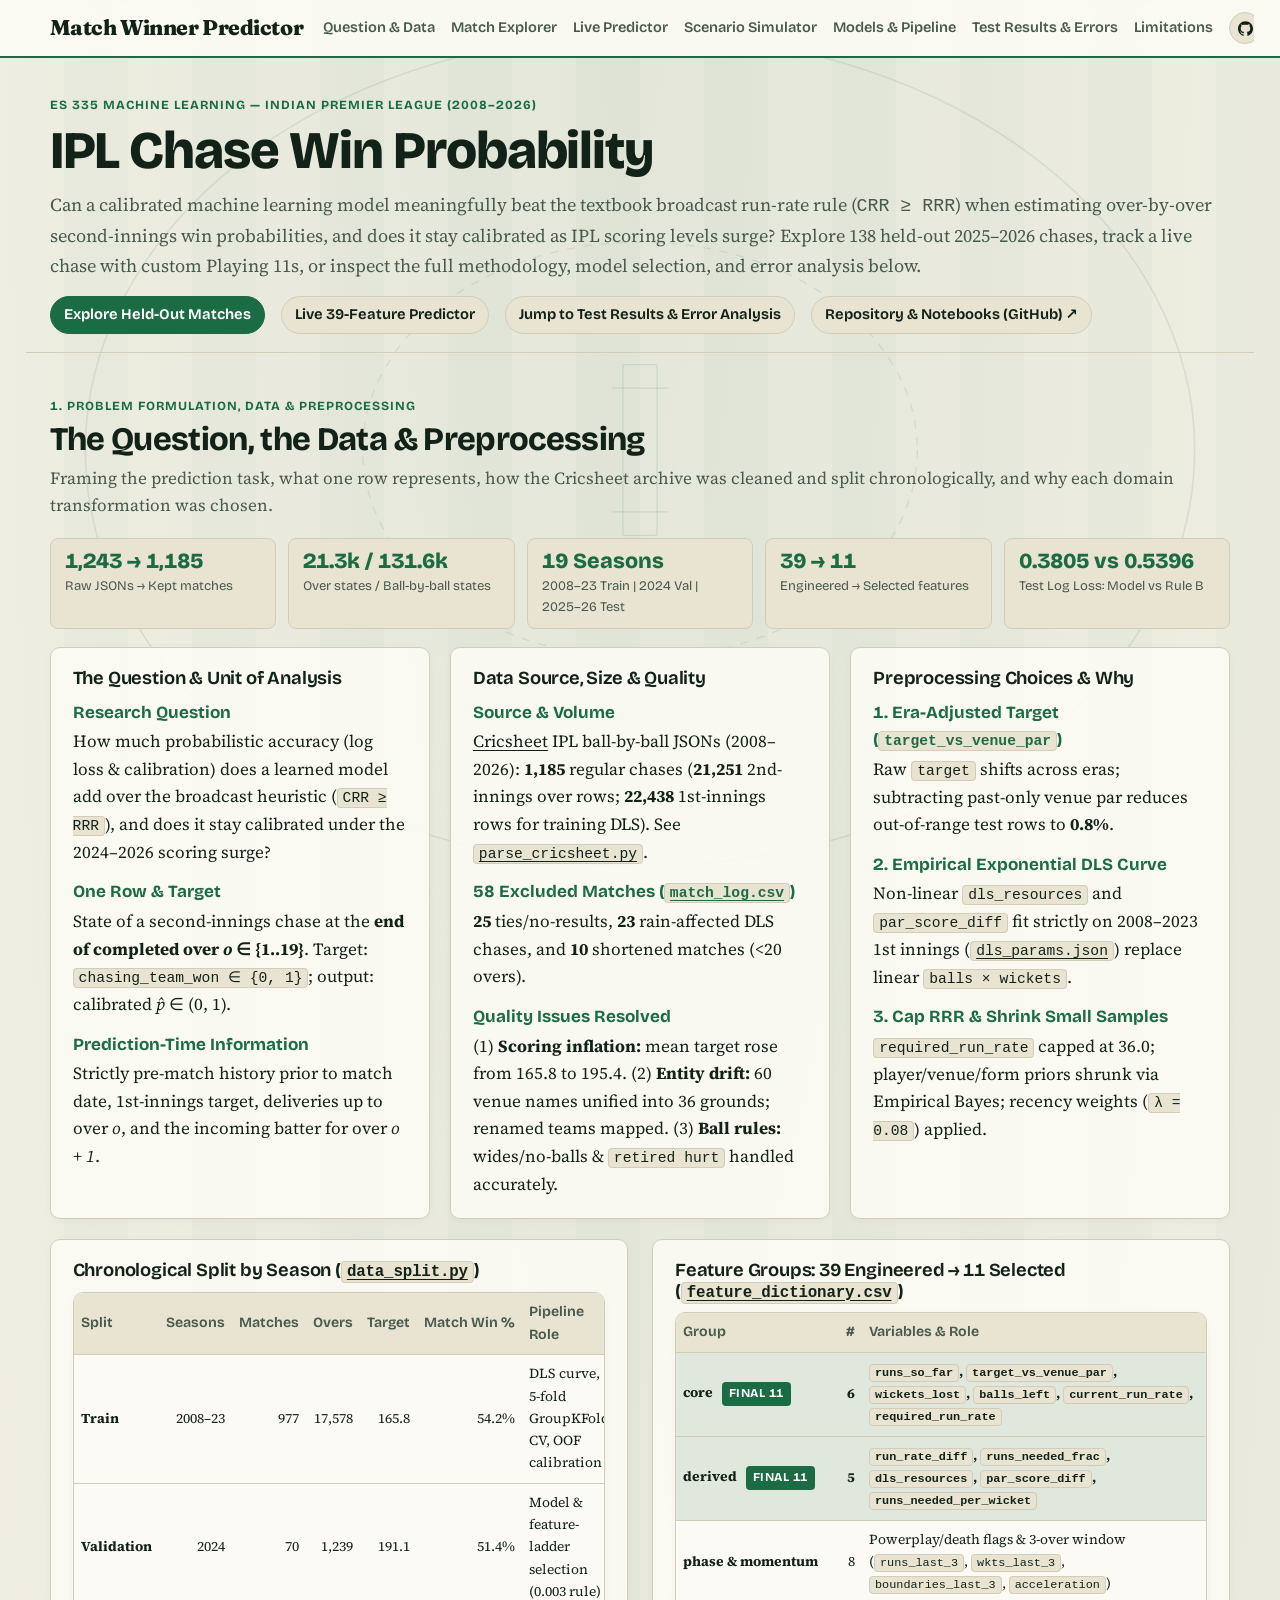
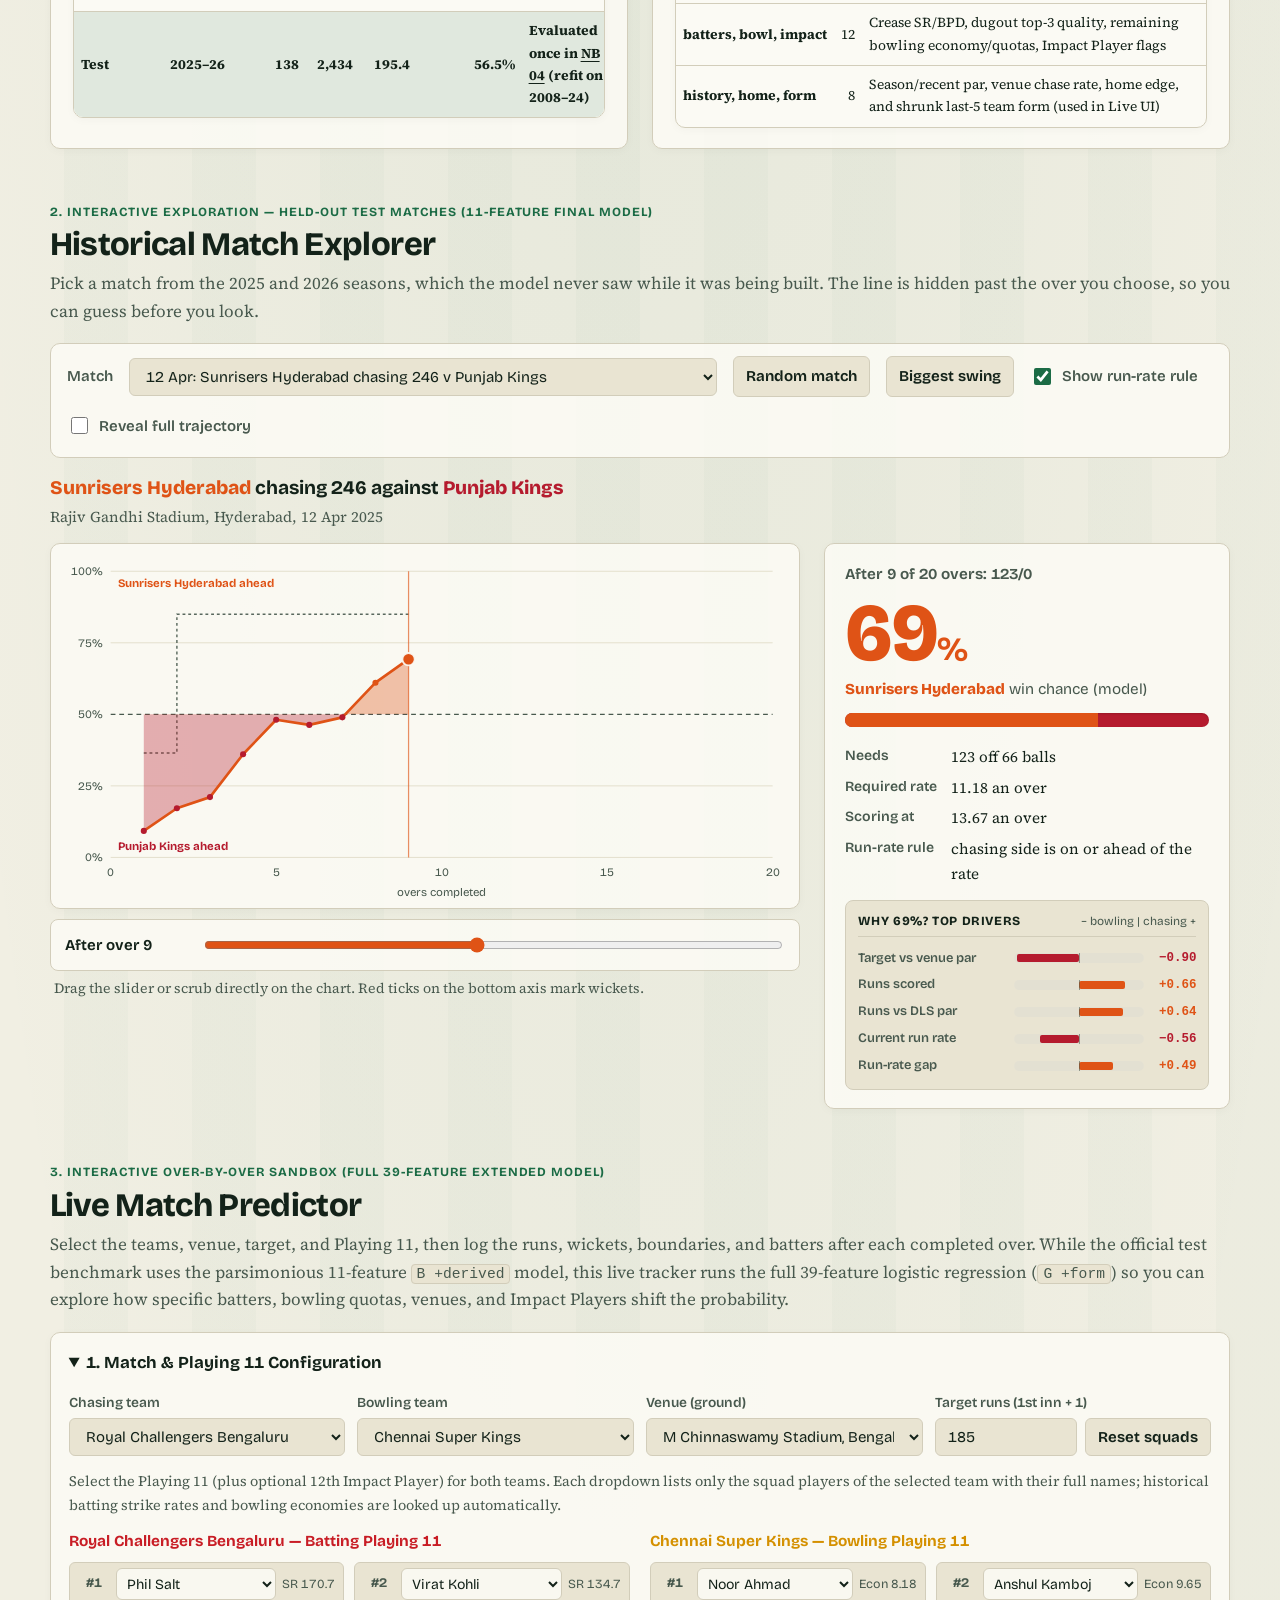
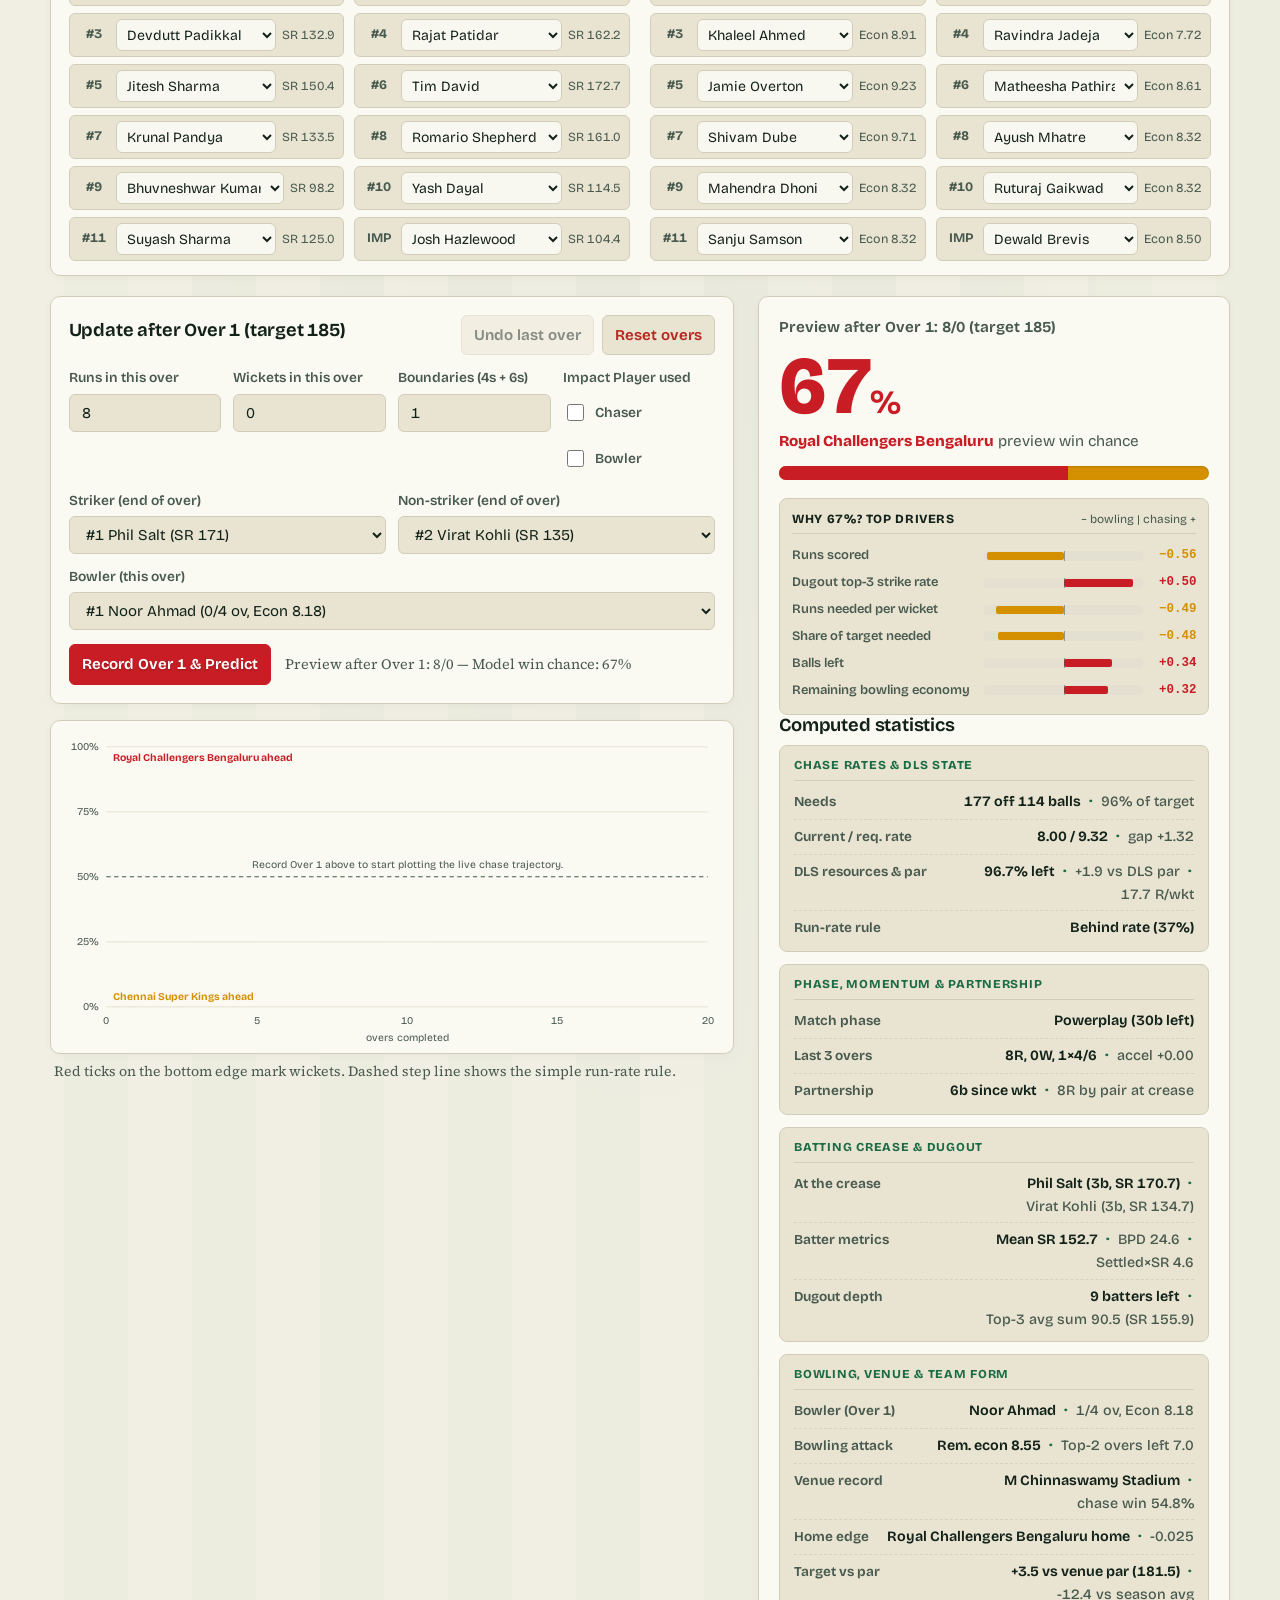
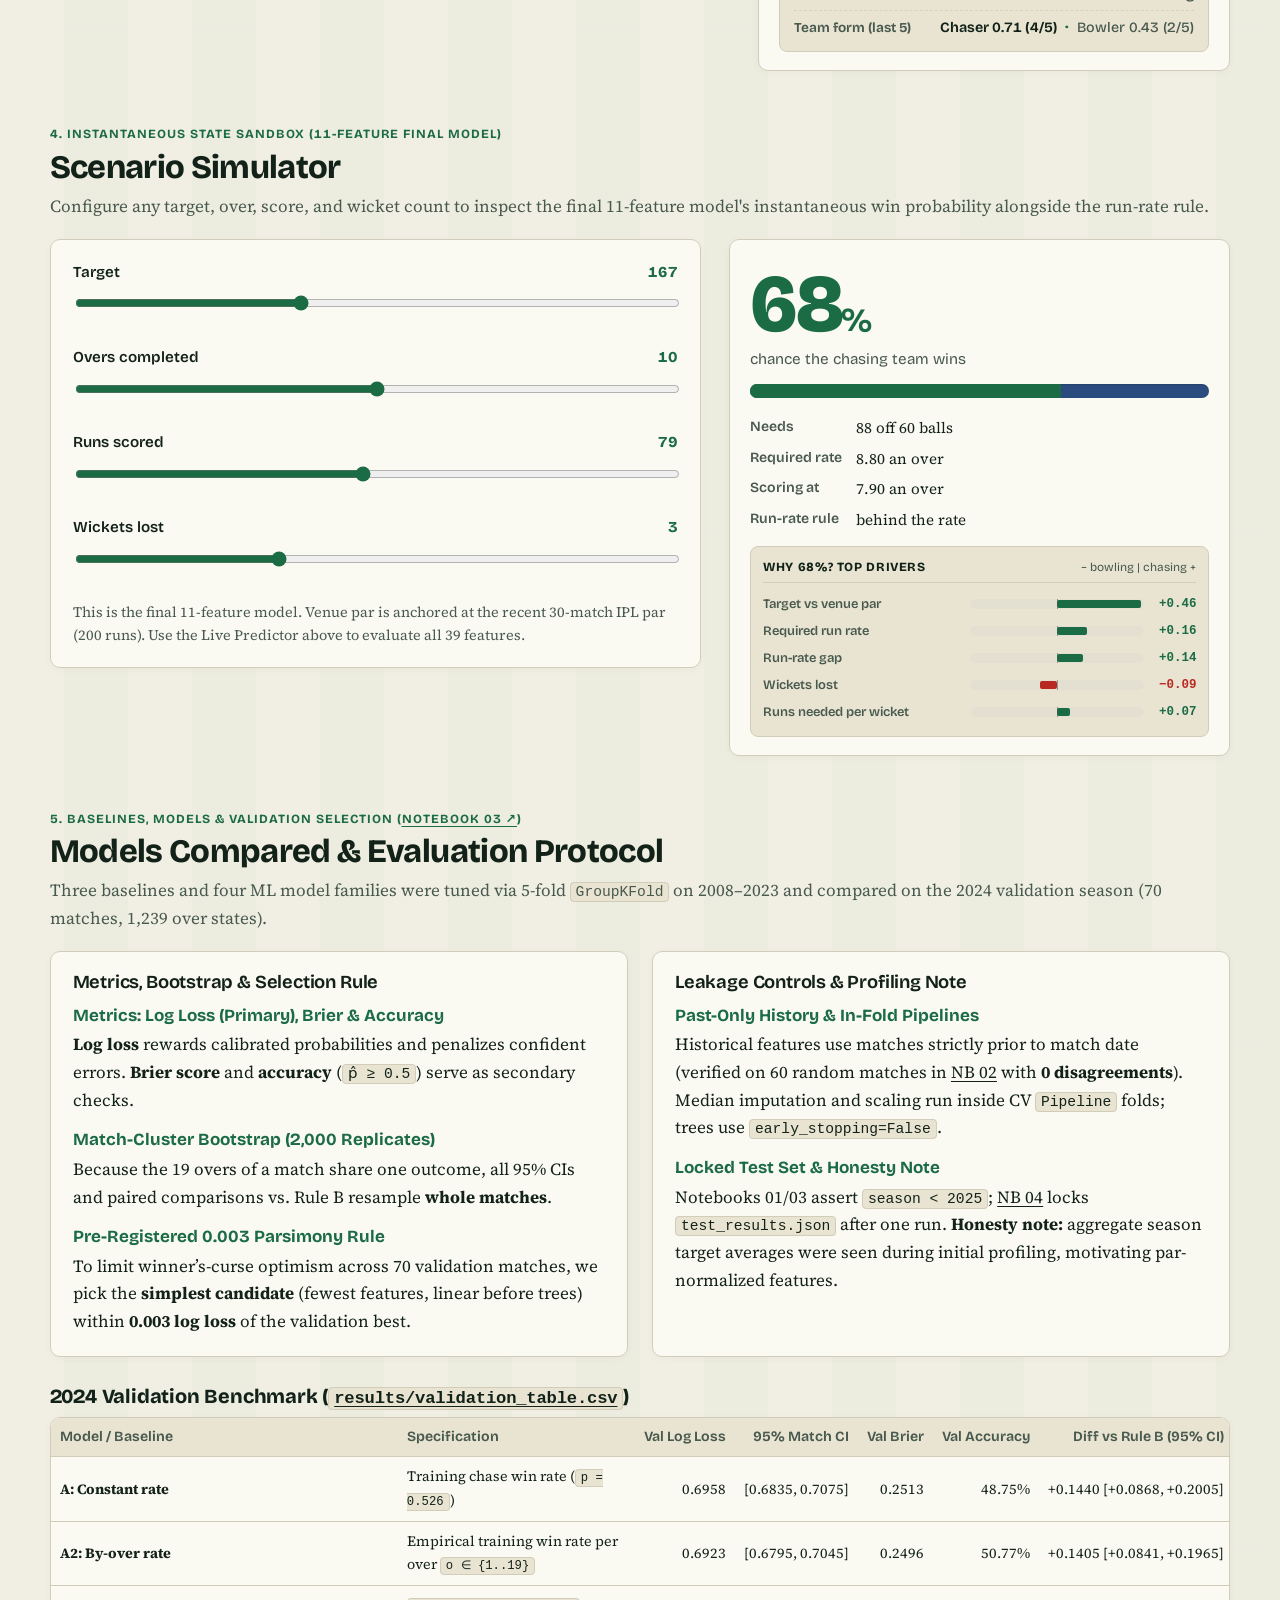
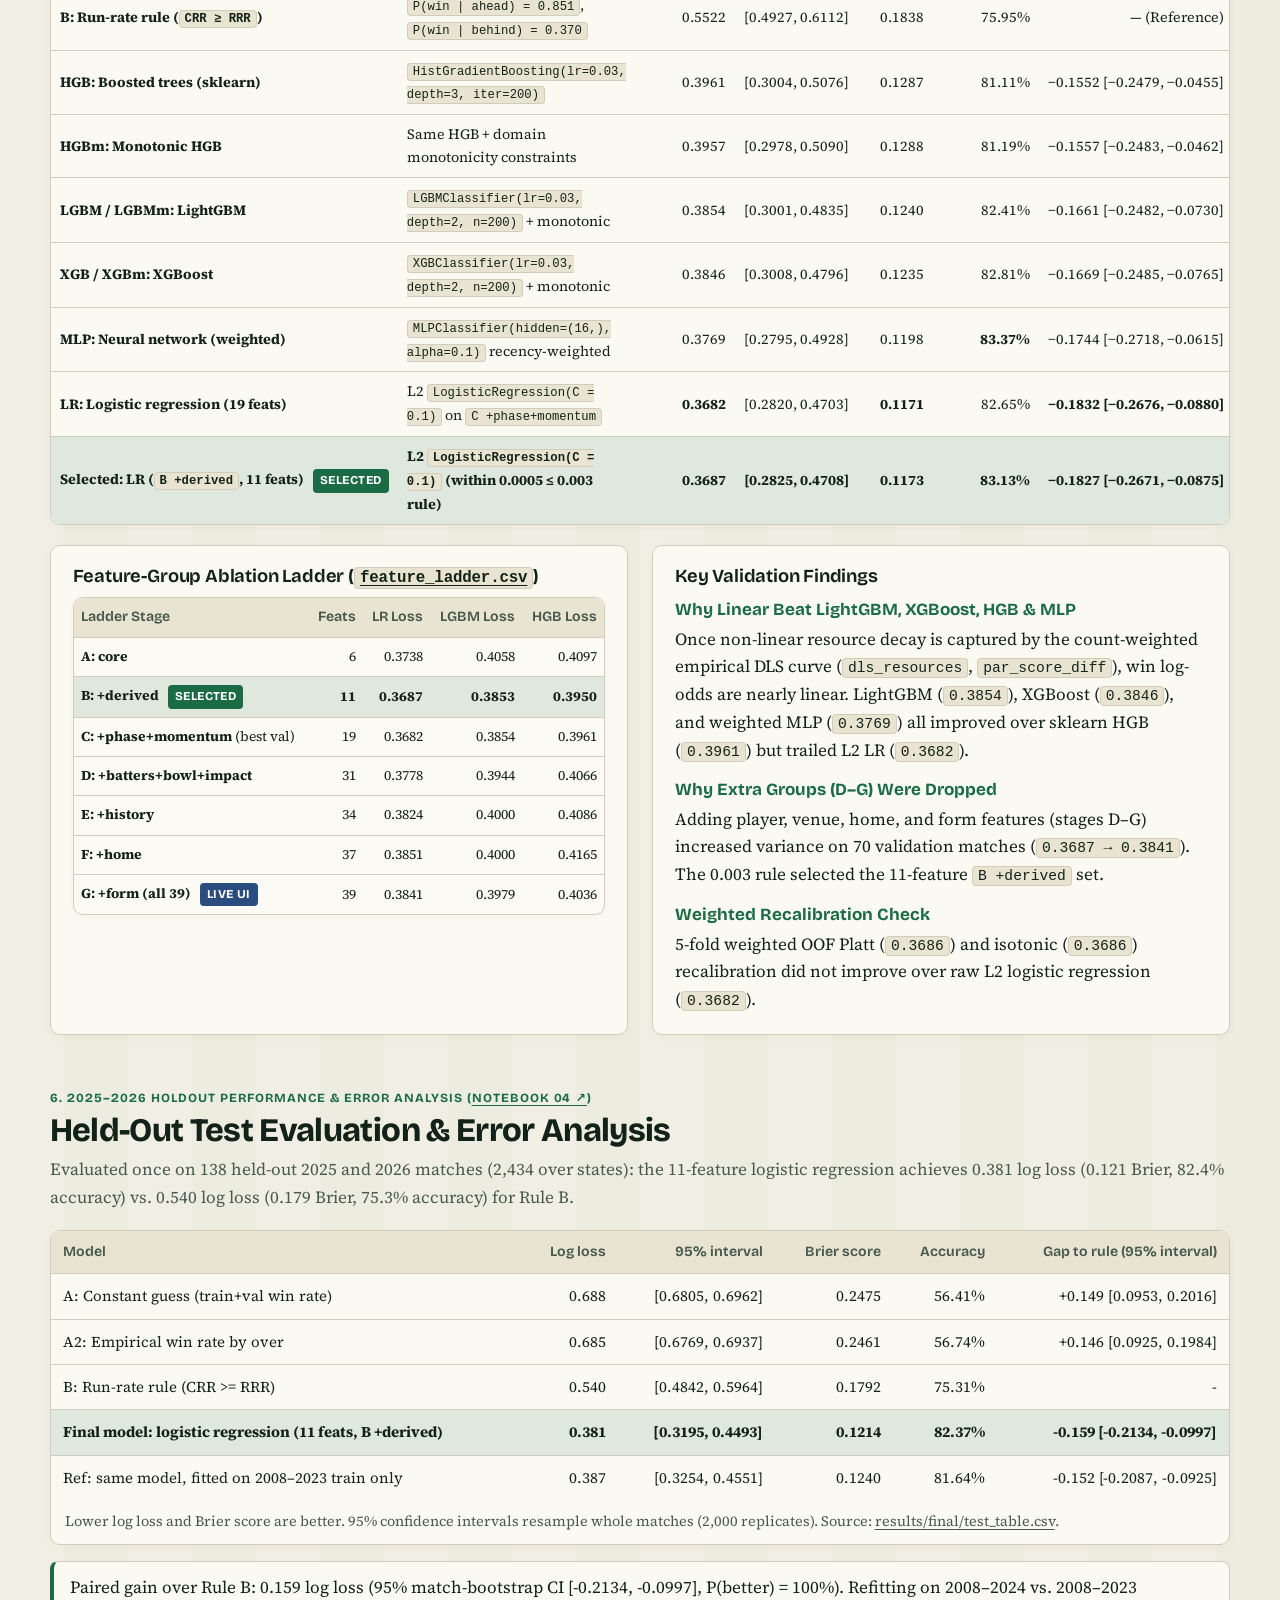
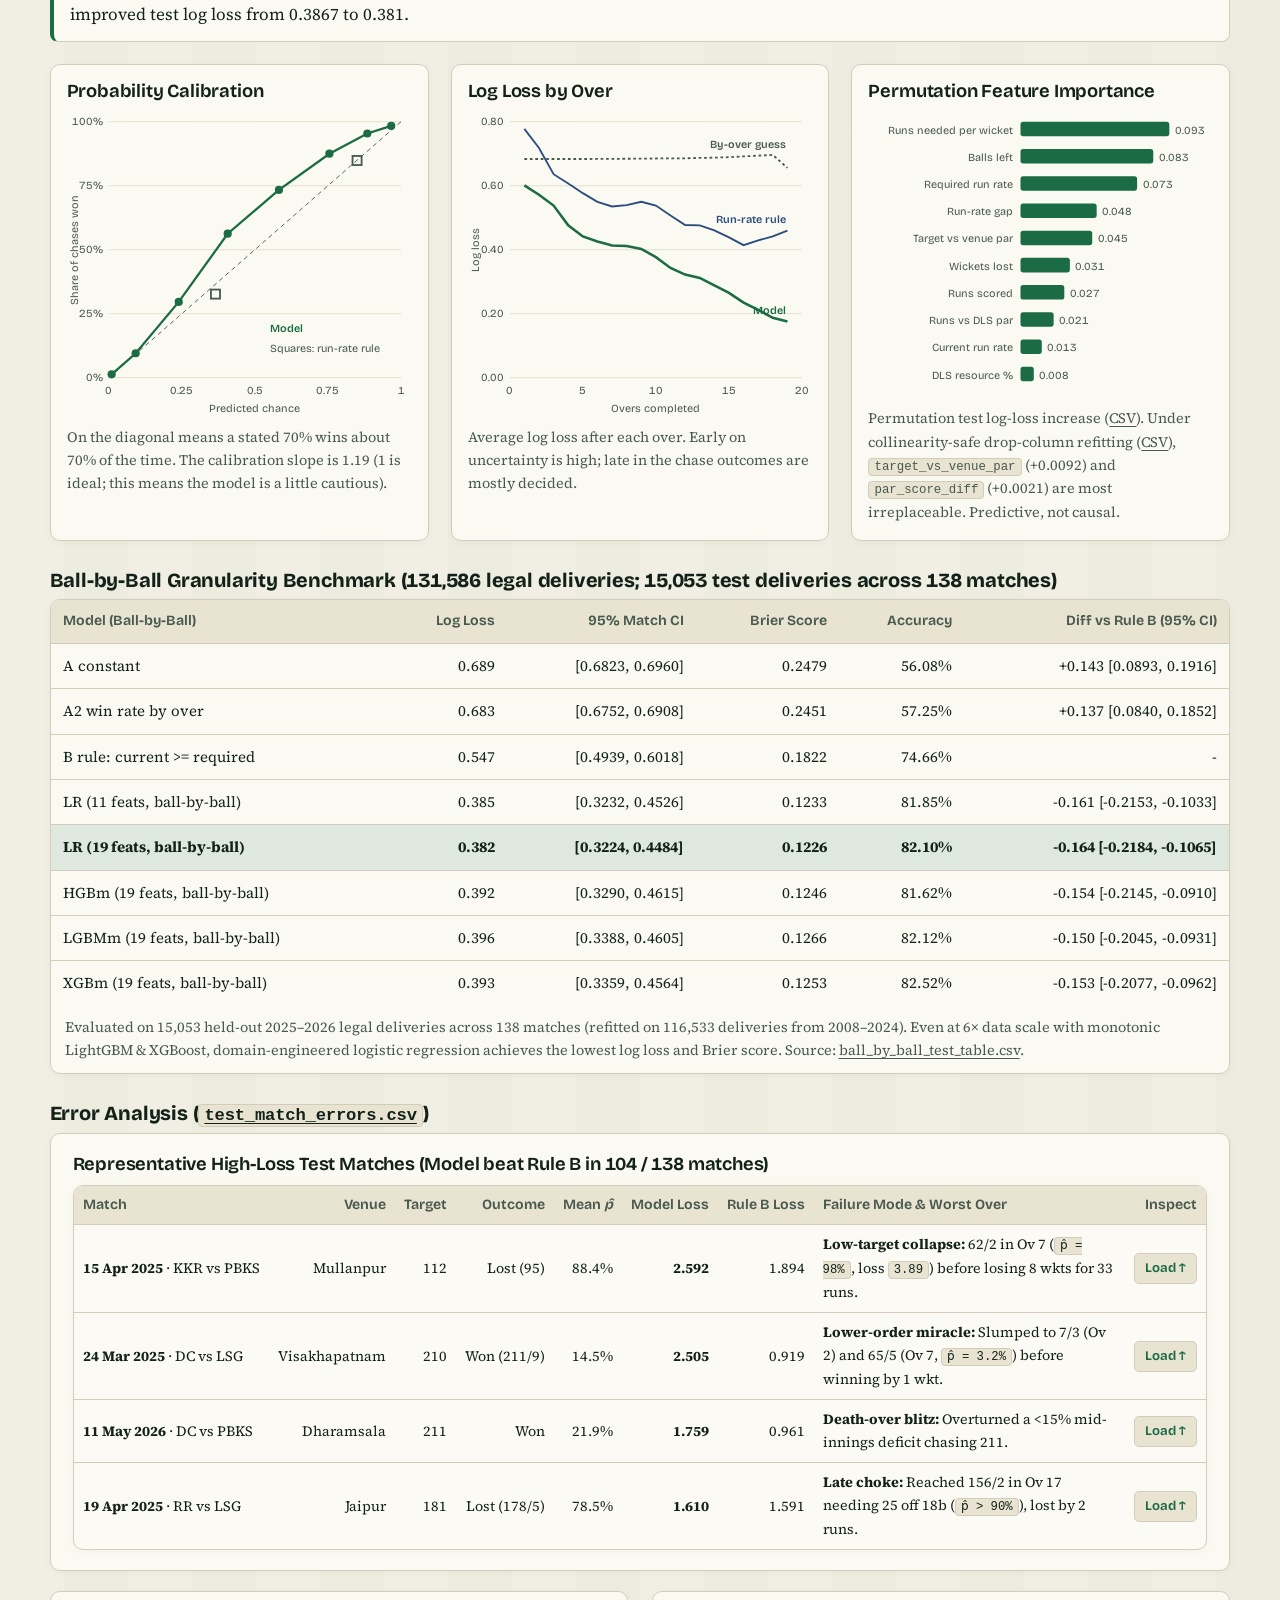
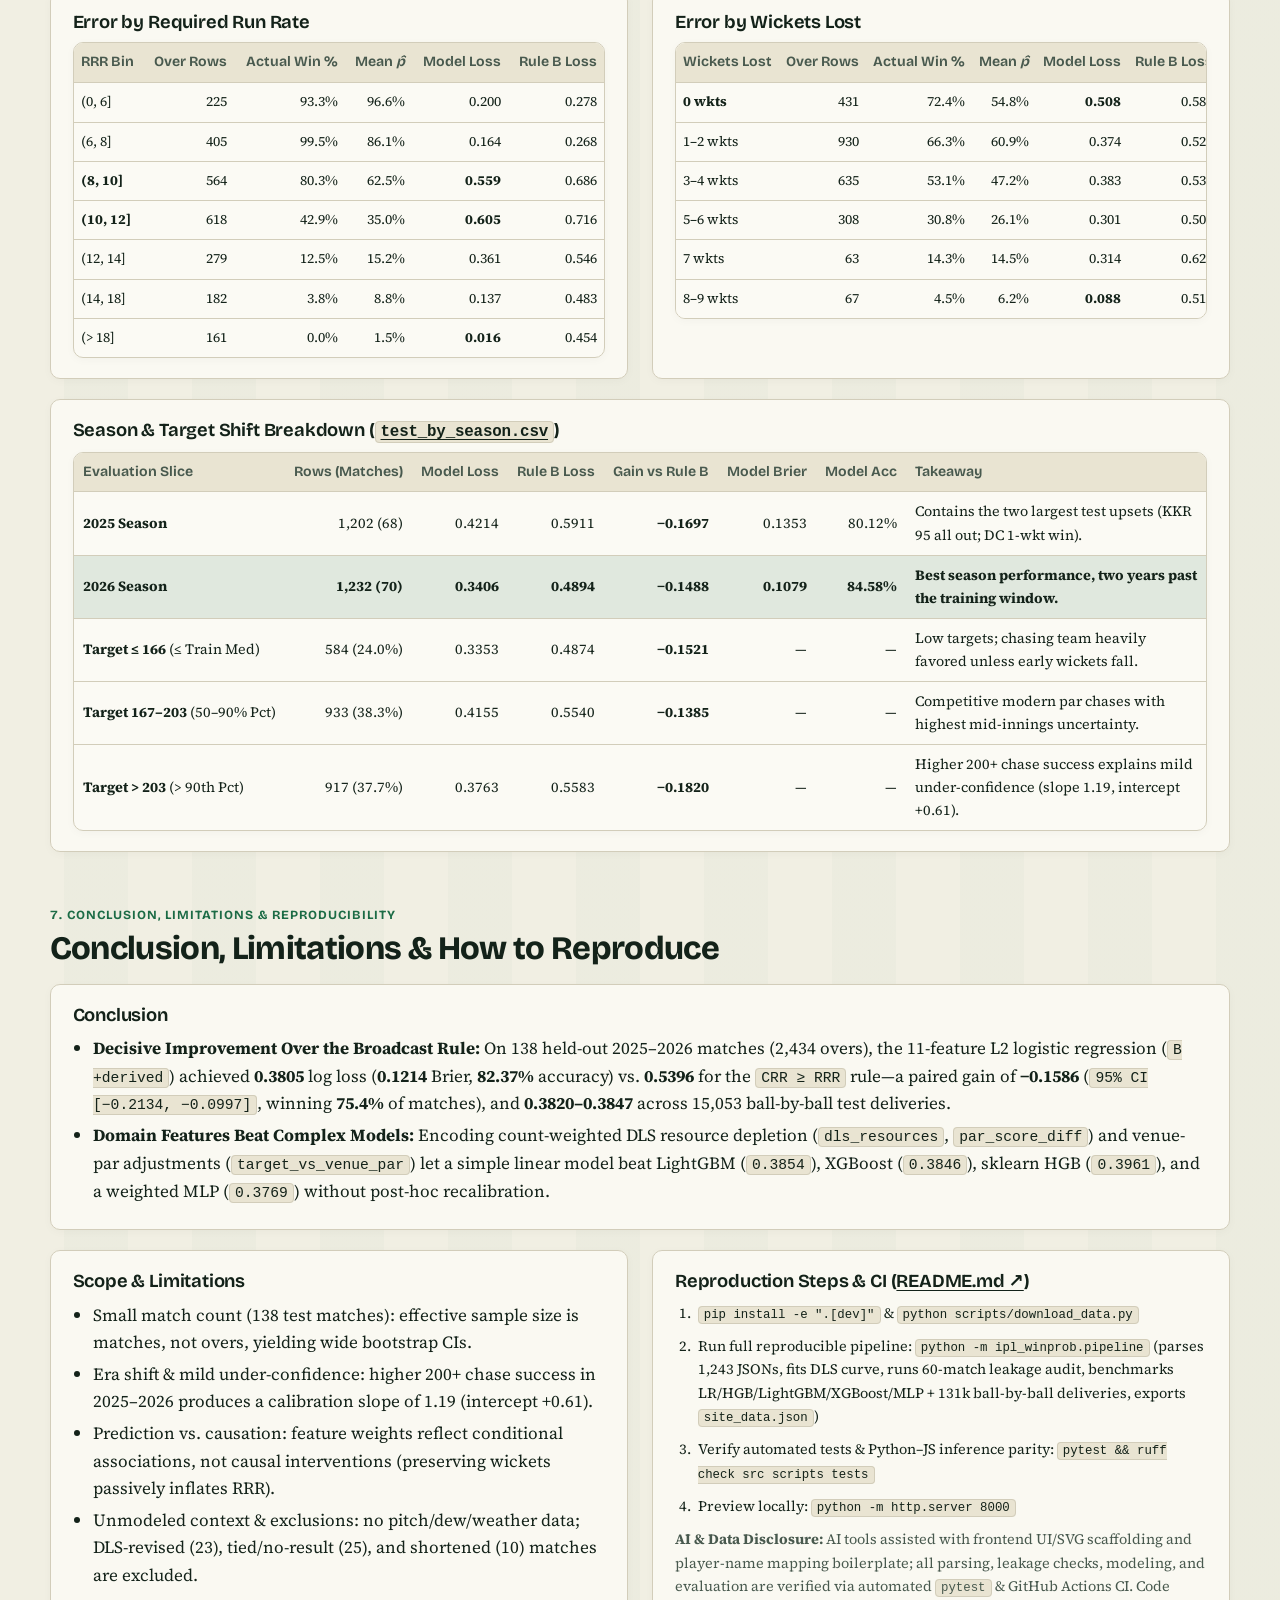
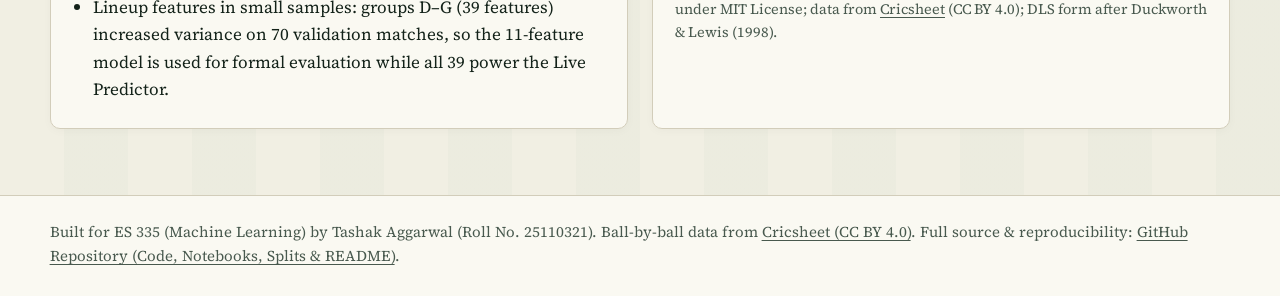
<file: index.html>
<!doctype html>
<html lang="en">
<head>
<meta charset="utf-8">
<meta name="viewport" content="width=device-width, initial-scale=1">
<title>IPL Chase Win Probability — Match Winner Predictor</title>
<meta name="description" content="Calibrated over-by-over second-innings win probability model for the Indian Premier League (2008–2026). Full problem formulation, data & preprocessing, model comparison, interactive explorers, test evaluation, and error analysis.">
<link rel="preconnect" href="https://fonts.googleapis.com">
<link rel="preconnect" href="https://fonts.gstatic.com" crossorigin>
<link href="https://fonts.googleapis.com/css2?family=Bricolage+Grotesque:opsz,wght@12..96,500;12..96,650;12..96,700;12..96,800&family=Fraunces:opsz,wght@9..144,700;9..144,800&family=Source+Serif+4:ital,opsz,wght@0,8..60,400;0,8..60,600;1,8..60,400&display=swap" rel="stylesheet">
<link rel="stylesheet" href="site/style.css">
</head>
<body>

<header class="bar">
  <div class="wrap">
    <div class="brand">
      <b>Match Winner Predictor</b>
    </div>
    <nav aria-label="Sections">
      <a href="#overview">Question &amp; Data</a>
      <a href="#explorer">Match Explorer</a>
      <a href="#live">Live Predictor</a>
      <a href="#whatif">Scenario Simulator</a>
      <a href="#method">Models &amp; Pipeline</a>
      <a href="#results">Test Results &amp; Errors</a>
      <a href="#limits">Limitations</a>
      <a href="https://github.com/tashakaggarwal/es335-2026" target="_blank" rel="noopener" class="icon-btn" title="View GitHub Repository" aria-label="View GitHub Repository">
        <svg viewBox="0 0 24 24" width="16" height="16" fill="currentColor" aria-hidden="true">
          <path d="M12 0.297c-6.63 0-12 5.373-12 12 0 5.303 3.438 9.8 8.205 11.385 0.6 0.113 0.82-0.258 0.82-0.577 0-0.285-0.01-1.04-0.015-2.04-3.338 0.724-4.042-1.61-4.042-1.61-0.546-1.385-1.335-1.755-1.335-1.755-1.087-0.744 0.084-0.729 0.084-0.729 1.205 0.084 1.838 1.236 1.838 1.236 1.07 1.835 2.809 1.305 3.495 0.998 0.108-0.776 0.417-1.305 0.76-1.605-2.665-0.3-5.466-1.332-5.466-5.93 0-1.31 0.465-2.38 1.235-3.22-0.135-0.303-0.54-1.523 0.105-3.176 0 0 1.005-0.322 3.3 1.23 0.96-0.267 1.98-0.399 3-0.405 1.02 0.006 2.04 0.138 3 0.405 2.28-1.552 3.285-1.23 3.285-1.23 0.645 1.653 0.24 2.873 0.12 3.176 0.765 0.84 1.23 1.91 1.23 3.22 0 4.61-2.805 5.625-5.475 5.92 0.42 0.36 0.81 1.096 0.81 2.22 0 1.606-0.015 2.896-0.015 3.286 0 0.315 0.21 0.69 0.825 0.57C20.565 22.092 24 17.592 24 12.297c0-6.627-5.373-12-12-12"/>
        </svg>
      </a>
      <button type="button" id="theme-toggle" class="theme-btn" title="Toggle Day / Night match theme" aria-label="Toggle Day / Night match theme">
        <svg class="icon-sun" viewBox="0 0 24 24" width="15" height="15" fill="none" stroke="currentColor" stroke-width="2" stroke-linecap="round" stroke-linejoin="round" aria-hidden="true">
          <circle cx="12" cy="12" r="4"></circle>
          <line x1="12" y1="2" x2="12" y2="5"></line>
          <line x1="12" y1="19" x2="12" y2="22"></line>
          <line x1="4.93" y1="4.93" x2="7.05" y2="7.05"></line>
          <line x1="16.95" y1="16.95" x2="19.07" y2="19.07"></line>
          <line x1="2" y1="12" x2="5" y2="12"></line>
          <line x1="19" y1="12" x2="22" y2="12"></line>
          <line x1="4.93" y1="19.07" x2="7.05" y2="16.95"></line>
          <line x1="16.95" y1="7.05" x2="19.07" y2="4.93"></line>
        </svg>
        <svg class="icon-moon" viewBox="0 0 24 24" width="15" height="15" fill="none" stroke="currentColor" stroke-width="2" stroke-linecap="round" stroke-linejoin="round" aria-hidden="true">
          <path d="M21 12.79A9 9 0 1 1 11.21 3 7 7 0 0 0 21 12.79z"></path>
        </svg>
      </button>
    </nav>
  </div>
</header>

<main>
<div class="wrap hero">
  <span class="kicker">ES 335 Machine Learning — Indian Premier League (2008–2026)</span>
  <h1>IPL Chase Win Probability</h1>
  <p class="lede" id="lede">Can a calibrated machine learning model meaningfully beat the textbook broadcast run-rate rule (<code>CRR &ge; RRR</code>) when estimating over-by-over second-innings win probabilities, and does it stay calibrated as IPL scoring levels surge? Explore 138 held-out 2025–2026 chases, track a live chase with custom Playing 11s, or inspect the full methodology, model selection, and error analysis below.</p>
  <div class="hero-links">
    <a class="pill-link primary-pill" href="#explorer">Explore Held-Out Matches</a>
    <a class="pill-link" href="#live">Live 39-Feature Predictor</a>
    <a class="pill-link" href="#results">Jump to Test Results &amp; Error Analysis</a>
    <a class="pill-link" href="https://github.com/tashakaggarwal/es335-2026" target="_blank" rel="noopener">Repository &amp; Notebooks (GitHub) ↗</a>
  </div>
</div>

<!-- ==================== 1. QUESTION, DATA & PREPROCESSING ==================== -->
<section id="overview" aria-labelledby="overview-h">
  <div class="wrap">
    <div class="section-head">
      <span class="kicker">1. Problem Formulation, Data &amp; Preprocessing</span>
      <h2 id="overview-h">The Question, the Data &amp; Preprocessing</h2>
      <p class="intro">Framing the prediction task, what one row represents, how the Cricsheet archive was cleaned and split chronologically, and why each domain transformation was chosen.</p>
    </div>

    <div class="stat-chips" aria-label="Dataset summary statistics">
      <div class="stat-chip"><div class="chip-val">1,243 &rarr; 1,185</div><div class="chip-lbl">Raw JSONs &rarr; Kept matches</div></div>
      <div class="stat-chip"><div class="chip-val">21.3k / 131.6k</div><div class="chip-lbl">Over states / Ball-by-ball states</div></div>
      <div class="stat-chip"><div class="chip-val">19 Seasons</div><div class="chip-lbl">2008–23 Train | 2024 Val | 2025–26 Test</div></div>
      <div class="stat-chip"><div class="chip-val">39 &rarr; 11</div><div class="chip-lbl">Engineered &rarr; Selected features</div></div>
      <div class="stat-chip"><div class="chip-val">0.3805 vs 0.5396</div><div class="chip-lbl">Test Log Loss: Model vs Rule B</div></div>
    </div>

    <div class="grid-3">
      <div class="card-panel">
        <h3>The Question &amp; Unit of Analysis</h3>
        <dl class="plain">
          <dt>Research Question</dt>
          <dd>How much probabilistic accuracy (log loss &amp; calibration) does a learned model add over the broadcast heuristic (<span class="code-tag">CRR &ge; RRR</span>), and does it stay calibrated under the 2024–2026 scoring surge?</dd>
          <dt>One Row &amp; Target</dt>
          <dd>State of a second-innings chase at the <b>end of completed over <i>o</i> &isin; {1..19}</b>. Target: <span class="code-tag">chasing_team_won &isin; {0, 1}</span>; output: calibrated <i>p&#770;</i> &isin; (0, 1).</dd>
          <dt>Prediction-Time Information</dt>
          <dd>Strictly pre-match history prior to match date, 1st-innings target, deliveries up to over <i>o</i>, and the incoming batter for over <i>o + 1</i>.</dd>
        </dl>
      </div>

      <div class="card-panel">
        <h3>Data Source, Size &amp; Quality</h3>
        <dl class="plain">
          <dt>Source &amp; Volume</dt>
          <dd><a href="https://cricsheet.org/" target="_blank" rel="noopener">Cricsheet</a> IPL ball-by-ball JSONs (2008–2026): <b>1,185</b> regular chases (<b>21,251</b> 2nd-innings over rows; <b>22,438</b> 1st-innings rows for training DLS). See <a href="https://github.com/tashakaggarwal/es335-2026/blob/main/scripts/parse_cricsheet.py" target="_blank" rel="noopener"><span class="code-tag">parse_cricsheet.py</span></a>.</dd>
          <dt>58 Excluded Matches (<a href="https://github.com/tashakaggarwal/es335-2026/blob/main/data/parsed/match_log.csv" target="_blank" rel="noopener"><span class="code-tag">match_log.csv</span></a>)</dt>
          <dd><b>25</b> ties/no-results, <b>23</b> rain-affected DLS chases, and <b>10</b> shortened matches (&lt;20 overs).</dd>
          <dt>Quality Issues Resolved</dt>
          <dd>(1) <b>Scoring inflation:</b> mean target rose from 165.8 to 195.4. (2) <b>Entity drift:</b> 60 venue names unified into 36 grounds; renamed teams mapped. (3) <b>Ball rules:</b> wides/no-balls &amp; <span class="code-tag">retired hurt</span> handled accurately.</dd>
        </dl>
      </div>

      <div class="card-panel">
        <h3>Preprocessing Choices &amp; Why</h3>
        <dl class="plain">
          <dt>1. Era-Adjusted Target (<span class="code-tag">target_vs_venue_par</span>)</dt>
          <dd>Raw <span class="code-tag">target</span> shifts across eras; subtracting past-only venue par reduces out-of-range test rows to <b>0.8%</b>.</dd>
          <dt>2. Empirical Exponential DLS Curve</dt>
          <dd>Non-linear <span class="code-tag">dls_resources</span> and <span class="code-tag">par_score_diff</span> fit strictly on 2008–2023 1st innings (<a href="https://github.com/tashakaggarwal/es335-2026/blob/main/data/features/dls_params.json" target="_blank" rel="noopener"><span class="code-tag">dls_params.json</span></a>) replace linear <span class="code-tag">balls &times; wickets</span>.</dd>
          <dt>3. Cap RRR &amp; Shrink Small Samples</dt>
          <dd><span class="code-tag">required_run_rate</span> capped at 36.0; player/venue/form priors shrunk via Empirical Bayes; recency weights (<span class="code-tag">&lambda; = 0.08</span>) applied.</dd>
        </dl>
      </div>
    </div>

    <div class="method-grid" style="margin-top:20px">
      <div class="card-panel">
        <h3>Chronological Split by Season (<a href="https://github.com/tashakaggarwal/es335-2026/blob/main/scripts/data_split.py" target="_blank" rel="noopener"><span class="code-tag">data_split.py</span></a>)</h3>
        <div class="table-scroll">
          <table class="compact-table">
            <thead>
              <tr>
                <th scope="col">Split</th>
                <th scope="col">Seasons</th>
                <th scope="col">Matches</th>
                <th scope="col">Overs</th>
                <th scope="col">Target</th>
                <th scope="col">Match Win %</th>
                <th scope="col" class="wrap-cell">Pipeline Role</th>
              </tr>
            </thead>
            <tbody>
              <tr>
                <td><b>Train</b></td>
                <td>2008–23</td>
                <td>977</td>
                <td>17,578</td>
                <td>165.8</td>
                <td>54.2%</td>
                <td class="wrap-cell">DLS curve, 5-fold GroupKFold CV, OOF calibration</td>
              </tr>
              <tr>
                <td><b>Validation</b></td>
                <td>2024</td>
                <td>70</td>
                <td>1,239</td>
                <td>191.1</td>
                <td>51.4%</td>
                <td class="wrap-cell">Model &amp; feature-ladder selection (0.003 rule)</td>
              </tr>
              <tr class="final">
                <td><b>Test</b></td>
                <td>2025–26</td>
                <td>138</td>
                <td>2,434</td>
                <td>195.4</td>
                <td>56.5%</td>
                <td class="wrap-cell">Evaluated <b>once</b> in <a href="https://github.com/tashakaggarwal/es335-2026/blob/main/notebooks/04_final_test.ipynb" target="_blank" rel="noopener">NB 04</a> (refit on 2008–24)</td>
              </tr>
            </tbody>
          </table>
        </div>
      </div>

      <div class="card-panel">
        <h3>Feature Groups: 39 Engineered &rarr; 11 Selected (<a href="https://github.com/tashakaggarwal/es335-2026/blob/main/data/features/feature_dictionary.csv" target="_blank" rel="noopener"><span class="code-tag">feature_dictionary.csv</span></a>)</h3>
        <div class="table-scroll">
          <table class="compact-table">
            <thead>
              <tr>
                <th scope="col">Group</th>
                <th scope="col">#</th>
                <th scope="col" class="wrap-cell">Variables &amp; Role</th>
              </tr>
            </thead>
            <tbody>
              <tr class="final">
                <td><b>core</b> <span class="badge-selected">Final 11</span></td>
                <td>6</td>
                <td class="wrap-cell"><span class="code-tag">runs_so_far</span>, <span class="code-tag">target_vs_venue_par</span>, <span class="code-tag">wickets_lost</span>, <span class="code-tag">balls_left</span>, <span class="code-tag">current_run_rate</span>, <span class="code-tag">required_run_rate</span></td>
              </tr>
              <tr class="final">
                <td><b>derived</b> <span class="badge-selected">Final 11</span></td>
                <td>5</td>
                <td class="wrap-cell"><span class="code-tag">run_rate_diff</span>, <span class="code-tag">runs_needed_frac</span>, <span class="code-tag">dls_resources</span>, <span class="code-tag">par_score_diff</span>, <span class="code-tag">runs_needed_per_wicket</span></td>
              </tr>
              <tr>
                <td><b>phase &amp; momentum</b></td>
                <td>8</td>
                <td class="wrap-cell">Powerplay/death flags &amp; 3-over window (<span class="code-tag">runs_last_3</span>, <span class="code-tag">wkts_last_3</span>, <span class="code-tag">boundaries_last_3</span>, <span class="code-tag">acceleration</span>)</td>
              </tr>
              <tr>
                <td><b>batters, bowl, impact</b></td>
                <td>12</td>
                <td class="wrap-cell">Crease SR/BPD, dugout top-3 quality, remaining bowling economy/quotas, Impact Player flags</td>
              </tr>
              <tr>
                <td><b>history, home, form</b></td>
                <td>8</td>
                <td class="wrap-cell">Season/recent par, venue chase rate, home edge, and shrunk last-5 team form (used in Live UI)</td>
              </tr>
            </tbody>
          </table>
        </div>
      </div>
    </div>
  </div>
</section>

<!-- ==================== 2. HISTORICAL MATCH EXPLORER ==================== -->
<section id="explorer" aria-labelledby="explorer-h">
  <div class="wrap">
    <div class="section-head">
      <span class="kicker">2. Interactive Exploration — Held-Out Test Matches (11-Feature Final Model)</span>
      <h2 id="explorer-h">Historical Match Explorer</h2>
      <p class="intro" id="explorer-intro">Pick a match from the 2025 and 2026 seasons, which the model never saw while it was being built. The line is hidden past the over you choose, so you can guess before you look.</p>
    </div>
    <div id="app-error" class="err" hidden></div>
    <div class="explorer" id="explorer-box">
      <div class="controls">
        <label for="match-select">Match</label>
        <select id="match-select"></select>
        <button type="button" id="btn-random">Random match</button>
        <button type="button" id="btn-swing">Biggest swing</button>
        <label class="check"><input type="checkbox" id="chk-rule" checked> Show run-rate rule</label>
        <label class="check"><input type="checkbox" id="chk-reveal"> Reveal full trajectory</label>
      </div>
      <div class="match-title" id="match-title"></div>
      <div class="match-sub" id="match-sub"></div>
      <div class="stage">
        <div>
          <div class="chart-box"><svg id="worm" role="img" aria-label="Win probability by over" viewBox="0 0 760 360"></svg></div>
          <div class="slider-row">
            <span id="slider-label">After over 1</span>
            <input type="range" id="over-slider" min="1" max="19" value="1" aria-label="Overs completed">
          </div>
          <p class="hint">Drag the slider or scrub directly on the chart. Red ticks on the bottom axis mark wickets.</p>
        </div>
        <div class="state" aria-live="polite" id="state"></div>
      </div>
    </div>
  </div>
</section>

<!-- ==================== 3. LIVE MATCH PREDICTOR ==================== -->
<section id="live" aria-labelledby="live-h">
  <div class="wrap">
    <div class="section-head">
      <span class="kicker">3. Interactive Over-by-Over Sandbox (Full 39-Feature Extended Model)</span>
      <h2 id="live-h">Live Match Predictor</h2>
      <p class="intro">Select the teams, venue, target, and Playing 11, then log the runs, wickets, boundaries, and batters after each completed over. While the official test benchmark uses the parsimonious 11-feature <span class="code-tag">B +derived</span> model, this live tracker runs the full 39-feature logistic regression (<span class="code-tag">G +form</span>) so you can explore how specific batters, bowling quotas, venues, and Impact Players shift the probability.</p>
    </div>

    <details class="live-setup" id="live-setup-box" open>
      <summary>1. Match &amp; Playing 11 Configuration</summary>
      <div class="setup-body">
        <div class="live-form-grid" style="margin-bottom:14px">
          <div class="form-item">
            <label for="live-chaser">Chasing team</label>
            <select id="live-chaser"></select>
          </div>
          <div class="form-item">
            <label for="live-bowler">Bowling team</label>
            <select id="live-bowler"></select>
          </div>
          <div class="form-item">
            <label for="live-venue">Venue (ground)</label>
            <select id="live-venue"></select>
          </div>
          <div class="form-item">
            <label for="live-target">Target runs (1st inn + 1)</label>
            <div class="bat-row">
              <input type="number" id="live-target" min="50" max="320" value="185">
              <button type="button" id="btn-load-xi">Reset squads</button>
            </div>
          </div>
        </div>
        <p class="note">Select the Playing 11 (plus optional 12th Impact Player) for both teams. Each dropdown lists only the squad players of the selected team with their full names; historical batting strike rates and bowling economies are looked up automatically.</p>
        <div class="squads-split">
          <div>
            <h4 class="squad-heading" id="xi-chaser-label">Chasing Team Playing 11</h4>
            <div class="xi-grid" id="live-xi-grid"></div>
          </div>
          <div>
            <h4 class="squad-heading" id="xi-bowler-label">Bowling Team Playing 11</h4>
            <div class="xi-grid" id="live-bowl-xi-grid"></div>
          </div>
        </div>
      </div>
    </details>

    <div class="stage live-stage">
      <div>
        <div class="live-entry-card">
          <div class="live-entry-head">
            <h3 id="live-over-title">Update after Over 1</h3>
            <div class="live-entry-actions">
              <button type="button" id="btn-undo-over" disabled>Undo last over</button>
              <button type="button" id="btn-reset-live" class="btn-danger">Reset overs</button>
            </div>
          </div>
          <div class="live-form-grid" id="live-form-grid">
            <div class="form-item">
              <label for="lo-runs">Runs in this over</label>
              <input type="number" id="lo-runs" min="0" max="45" value="8">
            </div>
            <div class="form-item">
              <label for="lo-wkts">Wickets in this over</label>
              <input type="number" id="lo-wkts" min="0" max="6" value="0">
            </div>
            <div class="form-item">
              <label for="lo-bounds">Boundaries (4s + 6s)</label>
              <input type="number" id="lo-bounds" min="0" max="7" value="1">
            </div>
            <div class="form-item">
              <label>Impact Player used</label>
              <div class="impact-row">
                <label class="check"><input type="checkbox" id="lo-imp-chase"> Chaser</label>
                <label class="check"><input type="checkbox" id="lo-imp-bowl"> Bowler</label>
              </div>
            </div>
            <div class="form-item span-2">
              <label for="lo-bat1">Striker (end of over)</label>
              <select id="lo-bat1"></select>
            </div>
            <div class="form-item span-2">
              <label for="lo-bat2">Non-striker (end of over)</label>
              <select id="lo-bat2"></select>
            </div>
            <div class="form-item span-4">
              <label for="lo-bowler">Bowler (this over)</label>
              <select id="lo-bowler"></select>
            </div>
          </div>
          <div class="live-submit-row">
            <button type="button" id="btn-add-over" class="btn-primary">Record Over 1 &amp; Predict</button>
            <span class="note" id="live-form-hint"></span>
          </div>
        </div>

        <div class="chart-box" style="margin-top:16px">
          <svg id="live-worm" role="img" aria-label="Live match win probability by over" viewBox="0 0 760 360"></svg>
        </div>
        <p class="hint">Red ticks on the bottom edge mark wickets. Dashed step line shows the simple run-rate rule.</p>
      </div>

      <div class="state" aria-live="polite" id="live-state"></div>
    </div>

    <div class="table-scroll" id="live-log-wrap" style="margin-top:18px" hidden>
      <table id="live-log-table">
        <thead>
          <tr>
            <th scope="col">Over</th>
            <th scope="col">Bowler</th>
            <th scope="col">This over</th>
            <th scope="col">Score</th>
            <th scope="col">Batters at crease</th>
            <th scope="col">Last 3 overs</th>
            <th scope="col">Required rate</th>
            <th scope="col">Run-rate rule</th>
            <th scope="col">Model win chance</th>
          </tr>
        </thead>
        <tbody id="live-log-body"></tbody>
      </table>
    </div>
  </div>
</section>

<!-- ==================== 4. SCENARIO SIMULATOR ==================== -->
<section id="whatif" aria-labelledby="whatif-h">
  <div class="wrap">
    <div class="section-head">
      <span class="kicker">4. Instantaneous State Sandbox (11-Feature Final Model)</span>
      <h2 id="whatif-h">Scenario Simulator</h2>
      <p class="intro">Configure any target, over, score, and wicket count to inspect the final 11-feature model's instantaneous win probability alongside the run-rate rule.</p>
    </div>
    <div class="whatif">
      <div class="card-panel" id="wi-controls">
        <div class="field"><div class="row"><label for="wi-target">Target</label><output id="o-target"></output></div><input type="range" id="wi-target"></div>
        <div class="field"><div class="row"><label for="wi-over">Overs completed</label><output id="o-over"></output></div><input type="range" id="wi-over" min="1" max="19" value="10"></div>
        <div class="field"><div class="row"><label for="wi-runs">Runs scored</label><output id="o-runs"></output></div><input type="range" id="wi-runs"></div>
        <div class="field"><div class="row"><label for="wi-wkts">Wickets lost</label><output id="o-wkts"></output></div><input type="range" id="wi-wkts" min="0" max="9" value="3"></div>
        <p class="note" id="wi-note"></p>
      </div>
      <div class="state" aria-live="polite" id="wi-out"></div>
    </div>
  </div>
</section>

<!-- ==================== 5. MODELS COMPARED, VALIDATION & PIPELINE ==================== -->
<section id="method" aria-labelledby="method-h">
  <div class="wrap">
    <div class="section-head">
      <span class="kicker">5. Baselines, Models &amp; Validation Selection (<a href="https://github.com/tashakaggarwal/es335-2026/blob/main/notebooks/03_baselines_and_models.ipynb" target="_blank" rel="noopener">Notebook 03 ↗</a>)</span>
      <h2 id="method-h">Models Compared &amp; Evaluation Protocol</h2>
      <p class="intro">Three baselines and four ML model families were tuned via 5-fold <span class="code-tag">GroupKFold</span> on 2008–2023 and compared on the 2024 validation season (70 matches, 1,239 over states).</p>
    </div>

    <div class="method-grid">
      <div class="card-panel">
        <h3>Metrics, Bootstrap &amp; Selection Rule</h3>
        <dl class="plain">
          <dt>Metrics: Log Loss (Primary), Brier &amp; Accuracy</dt>
          <dd><b>Log loss</b> rewards calibrated probabilities and penalizes confident errors. <b>Brier score</b> and <b>accuracy</b> (<span class="code-tag">p&#770; &ge; 0.5</span>) serve as secondary checks.</dd>
          <dt>Match-Cluster Bootstrap (2,000 Replicates)</dt>
          <dd>Because the 19 overs of a match share one outcome, all 95% CIs and paired comparisons vs. Rule B resample <b>whole matches</b>.</dd>
          <dt>Pre-Registered 0.003 Parsimony Rule</dt>
          <dd>To limit winner&rsquo;s-curse optimism across 70 validation matches, we pick the <b>simplest candidate</b> (fewest features, linear before trees) within <b>0.003 log loss</b> of the validation best.</dd>
        </dl>
      </div>

      <div class="card-panel">
        <h3>Leakage Controls &amp; Profiling Note</h3>
        <dl class="plain">
          <dt>Past-Only History &amp; In-Fold Pipelines</dt>
          <dd>Historical features use matches strictly prior to match date (verified on 60 random matches in <a href="https://github.com/tashakaggarwal/es335-2026/blob/main/notebooks/02_features.ipynb" target="_blank" rel="noopener">NB 02</a> with <b>0 disagreements</b>). Median imputation and scaling run inside CV <span class="code-tag">Pipeline</span> folds; trees use <span class="code-tag">early_stopping=False</span>.</dd>
          <dt>Locked Test Set &amp; Honesty Note</dt>
          <dd>Notebooks 01/03 assert <span class="code-tag">season &lt; 2025</span>; <a href="https://github.com/tashakaggarwal/es335-2026/blob/main/notebooks/04_final_test.ipynb" target="_blank" rel="noopener">NB 04</a> locks <span class="code-tag">test_results.json</span> after one run. <b>Honesty note:</b> aggregate season target averages were seen during initial profiling, motivating par-normalized features.</dd>
        </dl>
      </div>
    </div>

    <h3 class="sub-heading">2024 Validation Benchmark (<a href="https://github.com/tashakaggarwal/es335-2026/blob/main/results/validation_table.csv" target="_blank" rel="noopener"><span class="code-tag">results/validation_table.csv</span></a>)</h3>
    <div class="table-scroll">
      <table class="compact-table">
        <thead>
          <tr>
            <th scope="col">Model / Baseline</th>
            <th scope="col" class="wrap-cell">Specification</th>
            <th scope="col">Val Log Loss</th>
            <th scope="col">95% Match CI</th>
            <th scope="col">Val Brier</th>
            <th scope="col">Val Accuracy</th>
            <th scope="col">Diff vs Rule B (95% CI)</th>
            <th scope="col">P(Better)</th>
          </tr>
        </thead>
        <tbody>
          <tr>
            <td><b>A: Constant rate</b></td>
            <td class="wrap-cell">Training chase win rate (<span class="code-tag">p = 0.526</span>)</td>
            <td>0.6958</td>
            <td>[0.6835, 0.7075]</td>
            <td>0.2513</td>
            <td>48.75%</td>
            <td>+0.1440 [+0.0868, +0.2005]</td>
            <td>0.0%</td>
          </tr>
          <tr>
            <td><b>A2: By-over rate</b></td>
            <td class="wrap-cell">Empirical training win rate per over <span class="code-tag">o &isin; {1..19}</span></td>
            <td>0.6923</td>
            <td>[0.6795, 0.7045]</td>
            <td>0.2496</td>
            <td>50.77%</td>
            <td>+0.1405 [+0.0841, +0.1965]</td>
            <td>0.0%</td>
          </tr>
          <tr>
            <td><b>B: Run-rate rule (<span class="code-tag">CRR &ge; RRR</span>)</b></td>
            <td class="wrap-cell"><span class="code-tag">P(win | ahead) = 0.851</span>, <span class="code-tag">P(win | behind) = 0.370</span></td>
            <td>0.5522</td>
            <td>[0.4927, 0.6112]</td>
            <td>0.1838</td>
            <td>75.95%</td>
            <td>&mdash; (Reference)</td>
            <td>&mdash;</td>
          </tr>
          <tr>
            <td><b>HGB: Boosted trees (sklearn)</b></td>
            <td class="wrap-cell"><span class="code-tag">HistGradientBoosting(lr=0.03, depth=3, iter=200)</span></td>
            <td>0.3961</td>
            <td>[0.3004, 0.5076]</td>
            <td>0.1287</td>
            <td>81.11%</td>
            <td>&minus;0.1552 [&minus;0.2479, &minus;0.0455]</td>
            <td>99.6%</td>
          </tr>
          <tr>
            <td><b>HGBm: Monotonic HGB</b></td>
            <td class="wrap-cell">Same HGB + domain monotonicity constraints</td>
            <td>0.3957</td>
            <td>[0.2978, 0.5090]</td>
            <td>0.1288</td>
            <td>81.19%</td>
            <td>&minus;0.1557 [&minus;0.2483, &minus;0.0462]</td>
            <td>99.6%</td>
          </tr>
          <tr>
            <td><b>LGBM / LGBMm: LightGBM</b></td>
            <td class="wrap-cell"><span class="code-tag">LGBMClassifier(lr=0.03, depth=2, n=200)</span> + monotonic</td>
            <td>0.3854</td>
            <td>[0.3001, 0.4835]</td>
            <td>0.1240</td>
            <td>82.41%</td>
            <td>&minus;0.1661 [&minus;0.2482, &minus;0.0730]</td>
            <td><b>100.0%</b></td>
          </tr>
          <tr>
            <td><b>XGB / XGBm: XGBoost</b></td>
            <td class="wrap-cell"><span class="code-tag">XGBClassifier(lr=0.03, depth=2, n=200)</span> + monotonic</td>
            <td>0.3846</td>
            <td>[0.3008, 0.4796]</td>
            <td>0.1235</td>
            <td>82.81%</td>
            <td>&minus;0.1669 [&minus;0.2485, &minus;0.0765]</td>
            <td><b>100.0%</b></td>
          </tr>
          <tr>
            <td><b>MLP: Neural network (weighted)</b></td>
            <td class="wrap-cell"><span class="code-tag">MLPClassifier(hidden=(16,), alpha=0.1)</span> recency-weighted</td>
            <td>0.3769</td>
            <td>[0.2795, 0.4928]</td>
            <td>0.1198</td>
            <td><b>83.37%</b></td>
            <td>&minus;0.1744 [&minus;0.2718, &minus;0.0615]</td>
            <td>99.9%</td>
          </tr>
          <tr>
            <td><b>LR: Logistic regression (19 feats)</b></td>
            <td class="wrap-cell">L2 <span class="code-tag">LogisticRegression(C = 0.1)</span> on <span class="code-tag">C +phase+momentum</span></td>
            <td><b>0.3682</b></td>
            <td>[0.2820, 0.4703]</td>
            <td><b>0.1171</b></td>
            <td>82.65%</td>
            <td><b>&minus;0.1832 [&minus;0.2676, &minus;0.0880]</b></td>
            <td><b>100.0%</b></td>
          </tr>
          <tr class="final">
            <td><b>Selected: LR (<span class="code-tag">B +derived</span>, 11 feats)</b> <span class="badge-selected">Selected</span></td>
            <td class="wrap-cell">L2 <span class="code-tag">LogisticRegression(C = 0.1)</span> (within 0.0005 &le; 0.003 rule)</td>
            <td><b>0.3687</b></td>
            <td>[0.2825, 0.4708]</td>
            <td><b>0.1173</b></td>
            <td>83.13%</td>
            <td><b>&minus;0.1827 [&minus;0.2671, &minus;0.0875]</b></td>
            <td><b>100.0%</b></td>
          </tr>
        </tbody>
      </table>
    </div>

    <div class="method-grid" style="margin-top:20px">
      <div class="card-panel">
        <h3>Feature-Group Ablation Ladder (<a href="https://github.com/tashakaggarwal/es335-2026/blob/main/results/feature_ladder.csv" target="_blank" rel="noopener"><span class="code-tag">feature_ladder.csv</span></a>)</h3>
        <div class="table-scroll">
          <table class="compact-table">
            <thead>
              <tr>
                <th scope="col">Ladder Stage</th>
                <th scope="col">Feats</th>
                <th scope="col">LR Loss</th>
                <th scope="col">LGBM Loss</th>
                <th scope="col">HGB Loss</th>
              </tr>
            </thead>
            <tbody>
              <tr>
                <td><b>A: core</b></td>
                <td>6</td>
                <td>0.3738</td>
                <td>0.4058</td>
                <td>0.4097</td>
              </tr>
              <tr class="final">
                <td><b>B: +derived</b> <span class="badge-selected">Selected</span></td>
                <td><b>11</b></td>
                <td><b>0.3687</b></td>
                <td><b>0.3853</b></td>
                <td><b>0.3950</b></td>
              </tr>
              <tr>
                <td><b>C: +phase+momentum</b> (best val)</td>
                <td>19</td>
                <td>0.3682</td>
                <td>0.3854</td>
                <td>0.3961</td>
              </tr>
              <tr>
                <td><b>D: +batters+bowl+impact</b></td>
                <td>31</td>
                <td>0.3778</td>
                <td>0.3944</td>
                <td>0.4066</td>
              </tr>
              <tr>
                <td><b>E: +history</b></td>
                <td>34</td>
                <td>0.3824</td>
                <td>0.4000</td>
                <td>0.4086</td>
              </tr>
              <tr>
                <td><b>F: +home</b></td>
                <td>37</td>
                <td>0.3851</td>
                <td>0.4000</td>
                <td>0.4165</td>
              </tr>
              <tr>
                <td><b>G: +form (all 39)</b> <span class="badge-live">Live UI</span></td>
                <td>39</td>
                <td>0.3841</td>
                <td>0.3979</td>
                <td>0.4036</td>
              </tr>
            </tbody>
          </table>
        </div>
      </div>

      <div class="card-panel">
        <h3>Key Validation Findings</h3>
        <dl class="plain">
          <dt>Why Linear Beat LightGBM, XGBoost, HGB &amp; MLP</dt>
          <dd>Once non-linear resource decay is captured by the count-weighted empirical DLS curve (<span class="code-tag">dls_resources</span>, <span class="code-tag">par_score_diff</span>), win log-odds are nearly linear. LightGBM (<span class="code-tag">0.3854</span>), XGBoost (<span class="code-tag">0.3846</span>), and weighted MLP (<span class="code-tag">0.3769</span>) all improved over sklearn HGB (<span class="code-tag">0.3961</span>) but trailed L2 LR (<span class="code-tag">0.3682</span>).</dd>
          <dt>Why Extra Groups (D–G) Were Dropped</dt>
          <dd>Adding player, venue, home, and form features (stages D–G) increased variance on 70 validation matches (<span class="code-tag">0.3687 &rarr; 0.3841</span>). The 0.003 rule selected the 11-feature <span class="code-tag">B +derived</span> set.</dd>
          <dt>Weighted Recalibration Check</dt>
          <dd>5-fold weighted OOF Platt (<span class="code-tag">0.3686</span>) and isotonic (<span class="code-tag">0.3686</span>) recalibration did not improve over raw L2 logistic regression (<span class="code-tag">0.3682</span>).</dd>
        </dl>
      </div>
    </div>
  </div>
</section>

<!-- ==================== 6. HELD-OUT TEST RESULTS & ERROR ANALYSIS ==================== -->
<section id="results" aria-labelledby="results-h">
  <div class="wrap">
    <div class="section-head">
      <span class="kicker">6. 2025–2026 Holdout Performance &amp; Error Analysis (<a href="https://github.com/tashakaggarwal/es335-2026/blob/main/notebooks/04_final_test.ipynb" target="_blank" rel="noopener">Notebook 04 ↗</a>)</span>
      <h2 id="results-h">Held-Out Test Evaluation &amp; Error Analysis</h2>
      <p class="intro" id="results-intro"></p>
    </div>
    <div class="table-scroll"><table id="results-table"><caption class="note" style="text-align:left;padding:10px 14px;caption-side:bottom">Lower log loss and Brier score are better. 95% confidence intervals resample whole matches (2,000 replicates). Source: <a href="https://github.com/tashakaggarwal/es335-2026/blob/main/results/final/test_table.csv" target="_blank" rel="noopener">results/final/test_table.csv</a>.</caption></table></div>
    <p id="results-read" class="callout-text"></p>
    <div class="charts">
      <figure><h3>Probability Calibration</h3><svg id="cal" role="img" viewBox="0 0 380 340" aria-label="Calibration chart"></svg>
        <figcaption id="cal-cap"></figcaption></figure>
      <figure><h3>Log Loss by Over</h3><svg id="byover" role="img" viewBox="0 0 380 340" aria-label="Log loss by over"></svg>
        <figcaption>Average log loss after each over. Early on uncertainty is high; late in the chase outcomes are mostly decided.</figcaption></figure>
      <figure><h3>Permutation Feature Importance</h3><svg id="imp" role="img" viewBox="0 0 380 340" aria-label="Feature importance"></svg>
        <figcaption>Permutation test log-loss increase (<a href="https://github.com/tashakaggarwal/es335-2026/blob/main/results/final/test_permutation_importance.csv" target="_blank" rel="noopener">CSV</a>). Under collinearity-safe drop-column refitting (<a href="https://github.com/tashakaggarwal/es335-2026/blob/main/results/final/test_drop_column_importance.csv" target="_blank" rel="noopener">CSV</a>), <span class="code-tag">target_vs_venue_par</span> (+0.0092) and <span class="code-tag">par_score_diff</span> (+0.0021) are most irreplaceable. Predictive, not causal.</figcaption></figure>
    </div>

    <h3 class="sub-heading" id="ball-bench-meta">Ball-by-Ball Granularity &amp; Modern GBDT Benchmark (131,586 Legal Deliveries)</h3>
    <div class="table-scroll"><table id="ball-results-table"><caption class="note" style="text-align:left;padding:10px 14px;caption-side:bottom">Evaluated on 15,053 held-out 2025–2026 legal deliveries across 138 matches (refitted on 116,533 deliveries from 2008–2024). Even at 6&times; data scale with monotonic LightGBM &amp; XGBoost, domain-engineered logistic regression achieves the lowest log loss and Brier score. Source: <a href="https://github.com/tashakaggarwal/es335-2026/blob/main/results/final/ball_by_ball_test_table.csv" target="_blank" rel="noopener">ball_by_ball_test_table.csv</a>.</caption></table></div>

    <!-- ERROR ANALYSIS SUBSECTION -->
    <h3 class="sub-heading">Error Analysis (<a href="https://github.com/tashakaggarwal/es335-2026/blob/main/results/final/test_match_errors.csv" target="_blank" rel="noopener"><span class="code-tag">test_match_errors.csv</span></a>)</h3>
    <div class="card-panel" style="margin-bottom:20px">
      <h3>Representative High-Loss Test Matches (Model beat Rule B in 104 / 138 matches)</h3>
      <div class="table-scroll">
        <table class="compact-table">
          <thead>
            <tr>
              <th scope="col">Match</th>
              <th scope="col">Venue</th>
              <th scope="col">Target</th>
              <th scope="col">Outcome</th>
              <th scope="col">Mean <i>p&#770;</i></th>
              <th scope="col">Model Loss</th>
              <th scope="col">Rule B Loss</th>
              <th scope="col" class="wrap-cell">Failure Mode &amp; Worst Over</th>
              <th scope="col">Inspect</th>
            </tr>
          </thead>
          <tbody>
            <tr>
              <td><b>15 Apr 2025</b> &middot; KKR vs PBKS</td>
              <td>Mullanpur</td>
              <td>112</td>
              <td>Lost (95)</td>
              <td>88.4%</td>
              <td><b>2.592</b></td>
              <td>1.894</td>
              <td class="wrap-cell"><b>Low-target collapse:</b> 62/2 in Ov 7 (<span class="code-tag">p&#770; = 98%</span>, loss <span class="code-tag">3.89</span>) before losing 8 wkts for 33 runs.</td>
              <td><button type="button" class="btn-jump" data-jump-match="1473468">Load &uarr;</button></td>
            </tr>
            <tr>
              <td><b>24 Mar 2025</b> &middot; DC vs LSG</td>
              <td>Visakhapatnam</td>
              <td>210</td>
              <td>Won (211/9)</td>
              <td>14.5%</td>
              <td><b>2.505</b></td>
              <td>0.919</td>
              <td class="wrap-cell"><b>Lower-order miracle:</b> Slumped to 7/3 (Ov 2) and 65/5 (Ov 7, <span class="code-tag">p&#770; = 3.2%</span>) before winning by 1 wkt.</td>
              <td><button type="button" class="btn-jump" data-jump-match="1473441">Load &uarr;</button></td>
            </tr>
            <tr>
              <td><b>11 May 2026</b> &middot; DC vs PBKS</td>
              <td>Dharamsala</td>
              <td>211</td>
              <td>Won</td>
              <td>21.9%</td>
              <td><b>1.759</b></td>
              <td>0.961</td>
              <td class="wrap-cell"><b>Death-over blitz:</b> Overturned a &lt;15% mid-innings deficit chasing 211.</td>
              <td><button type="button" class="btn-jump" data-jump-match="1529298">Load &uarr;</button></td>
            </tr>
            <tr>
              <td><b>19 Apr 2025</b> &middot; RR vs LSG</td>
              <td>Jaipur</td>
              <td>181</td>
              <td>Lost (178/5)</td>
              <td>78.5%</td>
              <td><b>1.610</b></td>
              <td>1.591</td>
              <td class="wrap-cell"><b>Late choke:</b> Reached 156/2 in Ov 17 needing 25 off 18b (<span class="code-tag">p&#770; &gt; 90%</span>), lost by 2 runs.</td>
              <td><button type="button" class="btn-jump" data-jump-match="1473473">Load &uarr;</button></td>
            </tr>
          </tbody>
        </table>
      </div>
    </div>

    <div class="method-grid">
      <div class="card-panel">
        <h3>Error by Required Run Rate</h3>
        <div class="table-scroll">
          <table class="compact-table">
            <thead>
              <tr>
                <th scope="col">RRR Bin</th>
                <th scope="col">Over Rows</th>
                <th scope="col">Actual Win %</th>
                <th scope="col">Mean <i>p&#770;</i></th>
                <th scope="col">Model Loss</th>
                <th scope="col">Rule B Loss</th>
              </tr>
            </thead>
            <tbody>
              <tr><td>(0, 6]</td><td>225</td><td>93.3%</td><td>96.6%</td><td>0.200</td><td>0.278</td></tr>
              <tr><td>(6, 8]</td><td>405</td><td>99.5%</td><td>86.1%</td><td>0.164</td><td>0.268</td></tr>
              <tr><td><b>(8, 10]</b></td><td>564</td><td>80.3%</td><td>62.5%</td><td><b>0.559</b></td><td>0.686</td></tr>
              <tr><td><b>(10, 12]</b></td><td>618</td><td>42.9%</td><td>35.0%</td><td><b>0.605</b></td><td>0.716</td></tr>
              <tr><td>(12, 14]</td><td>279</td><td>12.5%</td><td>15.2%</td><td>0.361</td><td>0.546</td></tr>
              <tr><td>(14, 18]</td><td>182</td><td>3.8%</td><td>8.8%</td><td>0.137</td><td>0.483</td></tr>
              <tr><td>(&gt; 18]</td><td>161</td><td>0.0%</td><td>1.5%</td><td><b>0.016</b></td><td>0.454</td></tr>
            </tbody>
          </table>
        </div>
      </div>

      <div class="card-panel">
        <h3>Error by Wickets Lost</h3>
        <div class="table-scroll">
          <table class="compact-table">
            <thead>
              <tr>
                <th scope="col">Wickets Lost</th>
                <th scope="col">Over Rows</th>
                <th scope="col">Actual Win %</th>
                <th scope="col">Mean <i>p&#770;</i></th>
                <th scope="col">Model Loss</th>
                <th scope="col">Rule B Loss</th>
              </tr>
            </thead>
            <tbody>
              <tr><td><b>0 wkts</b></td><td>431</td><td>72.4%</td><td>54.8%</td><td><b>0.508</b></td><td>0.586</td></tr>
              <tr><td>1–2 wkts</td><td>930</td><td>66.3%</td><td>60.9%</td><td>0.374</td><td>0.528</td></tr>
              <tr><td>3–4 wkts</td><td>635</td><td>53.1%</td><td>47.2%</td><td>0.383</td><td>0.536</td></tr>
              <tr><td>5–6 wkts</td><td>308</td><td>30.8%</td><td>26.1%</td><td>0.301</td><td>0.507</td></tr>
              <tr><td>7 wkts</td><td>63</td><td>14.3%</td><td>14.5%</td><td>0.314</td><td>0.621</td></tr>
              <tr><td>8–9 wkts</td><td>67</td><td>4.5%</td><td>6.2%</td><td><b>0.088</b></td><td>0.519</td></tr>
            </tbody>
          </table>
        </div>
      </div>
    </div>

    <div class="card-panel" style="margin-top:20px">
      <h3>Season &amp; Target Shift Breakdown (<a href="https://github.com/tashakaggarwal/es335-2026/blob/main/results/final/test_by_season.csv" target="_blank" rel="noopener"><span class="code-tag">test_by_season.csv</span></a>)</h3>
      <div class="table-scroll">
        <table class="compact-table">
          <thead>
            <tr>
              <th scope="col">Evaluation Slice</th>
              <th scope="col">Rows (Matches)</th>
              <th scope="col">Model Loss</th>
              <th scope="col">Rule B Loss</th>
              <th scope="col">Gain vs Rule B</th>
              <th scope="col">Model Brier</th>
              <th scope="col">Model Acc</th>
              <th scope="col" class="wrap-cell">Takeaway</th>
            </tr>
          </thead>
          <tbody>
            <tr>
              <td><b>2025 Season</b></td>
              <td>1,202 (68)</td>
              <td>0.4214</td>
              <td>0.5911</td>
              <td><b>&minus;0.1697</b></td>
              <td>0.1353</td>
              <td>80.12%</td>
              <td class="wrap-cell">Contains the two largest test upsets (KKR 95 all out; DC 1-wkt win).</td>
            </tr>
            <tr class="final">
              <td><b>2026 Season</b></td>
              <td>1,232 (70)</td>
              <td><b>0.3406</b></td>
              <td>0.4894</td>
              <td><b>&minus;0.1488</b></td>
              <td><b>0.1079</b></td>
              <td><b>84.58%</b></td>
              <td class="wrap-cell">Best season performance, two years past the training window.</td>
            </tr>
            <tr>
              <td><b>Target &le; 166</b> (&le; Train Med)</td>
              <td>584 (24.0%)</td>
              <td>0.3353</td>
              <td>0.4874</td>
              <td><b>&minus;0.1521</b></td>
              <td>&mdash;</td>
              <td>&mdash;</td>
              <td class="wrap-cell">Low targets; chasing team heavily favored unless early wickets fall.</td>
            </tr>
            <tr>
              <td><b>Target 167–203</b> (50–90% Pct)</td>
              <td>933 (38.3%)</td>
              <td>0.4155</td>
              <td>0.5540</td>
              <td><b>&minus;0.1385</b></td>
              <td>&mdash;</td>
              <td>&mdash;</td>
              <td class="wrap-cell">Competitive modern par chases with highest mid-innings uncertainty.</td>
            </tr>
            <tr>
              <td><b>Target &gt; 203</b> (&gt; 90th Pct)</td>
              <td>917 (37.7%)</td>
              <td>0.3763</td>
              <td>0.5583</td>
              <td><b>&minus;0.1820</b></td>
              <td>&mdash;</td>
              <td>&mdash;</td>
              <td class="wrap-cell">Higher 200+ chase success explains mild under-confidence (slope 1.19, intercept +0.61).</td>
            </tr>
          </tbody>
        </table>
      </div>
    </div>
  </div>
</section>

<!-- ==================== 7. CONCLUSION, LIMITATIONS & REPRODUCIBILITY ==================== -->
<section id="limits" aria-labelledby="limits-h">
  <div class="wrap">
    <div class="section-head">
      <span class="kicker">7. Conclusion, Limitations &amp; Reproducibility</span>
      <h2 id="limits-h">Conclusion, Limitations &amp; How to Reproduce</h2>
    </div>

    <div class="card-panel" style="margin-bottom:20px">
      <h3>Conclusion</h3>
      <ul class="tight">
        <li><b>Decisive Improvement Over the Broadcast Rule:</b> On 138 held-out 2025–2026 matches (2,434 overs), the 11-feature L2 logistic regression (<span class="code-tag">B +derived</span>) achieved <b>0.3805</b> log loss (<b>0.1214</b> Brier, <b>82.37%</b> accuracy) vs. <b>0.5396</b> for the <span class="code-tag">CRR &ge; RRR</span> rule—a paired gain of <b>&minus;0.1586</b> (<span class="code-tag">95% CI [&minus;0.2134, &minus;0.0997]</span>, winning <b>75.4%</b> of matches), and <b>0.3820–0.3847</b> across 15,053 ball-by-ball test deliveries.</li>
        <li><b>Domain Features Beat Complex Models:</b> Encoding count-weighted DLS resource depletion (<span class="code-tag">dls_resources</span>, <span class="code-tag">par_score_diff</span>) and venue-par adjustments (<span class="code-tag">target_vs_venue_par</span>) let a simple linear model beat LightGBM (<span class="code-tag">0.3854</span>), XGBoost (<span class="code-tag">0.3846</span>), sklearn HGB (<span class="code-tag">0.3961</span>), and a weighted MLP (<span class="code-tag">0.3769</span>) without post-hoc recalibration.</li>
      </ul>
    </div>

    <div class="method-grid">
      <div class="card-panel">
        <h3>Scope &amp; Limitations</h3>
        <ul class="tight" id="limits-list"></ul>
      </div>
      <div class="card-panel">
        <h3>Reproduction Steps &amp; CI (<a href="https://github.com/tashakaggarwal/es335-2026/blob/main/README.md" target="_blank" rel="noopener">README.md ↗</a>)</h3>
        <ol class="steps" style="font-size:0.9rem;margin-bottom:10px">
          <li><span class="code-tag">pip install -e ".[dev]"</span> &amp; <span class="code-tag">python scripts/download_data.py</span></li>
          <li>Run full reproducible pipeline: <span class="code-tag">python -m ipl_winprob.pipeline</span> (parses 1,243 JSONs, fits DLS curve, runs 60-match leakage audit, benchmarks LR/HGB/LightGBM/XGBoost/MLP + 131k ball-by-ball deliveries, exports <span class="code-tag">site_data.json</span>)</li>
          <li>Verify automated tests &amp; Python&ndash;JS inference parity: <span class="code-tag">pytest &amp;&amp; ruff check src scripts tests</span></li>
          <li>Preview locally: <span class="code-tag">python -m http.server 8000</span></li>
        </ol>
        <p class="note"><b>AI &amp; Data Disclosure:</b> AI tools assisted with frontend UI/SVG scaffolding and player-name mapping boilerplate; all parsing, leakage checks, modeling, and evaluation are verified via automated <span class="code-tag">pytest</span> &amp; GitHub Actions CI. Code under MIT License; data from <a href="https://cricsheet.org/" target="_blank" rel="noopener">Cricsheet</a> (CC BY 4.0); DLS form after Duckworth &amp; Lewis (1998).</p>
      </div>
    </div>
  </div>
</section>
</main>

<footer>
  <div class="wrap" id="footer"></div>
</footer>

<script src="site/inference.js"></script>
<script src="site/app.js"></script>
</body>
</html>
</file>
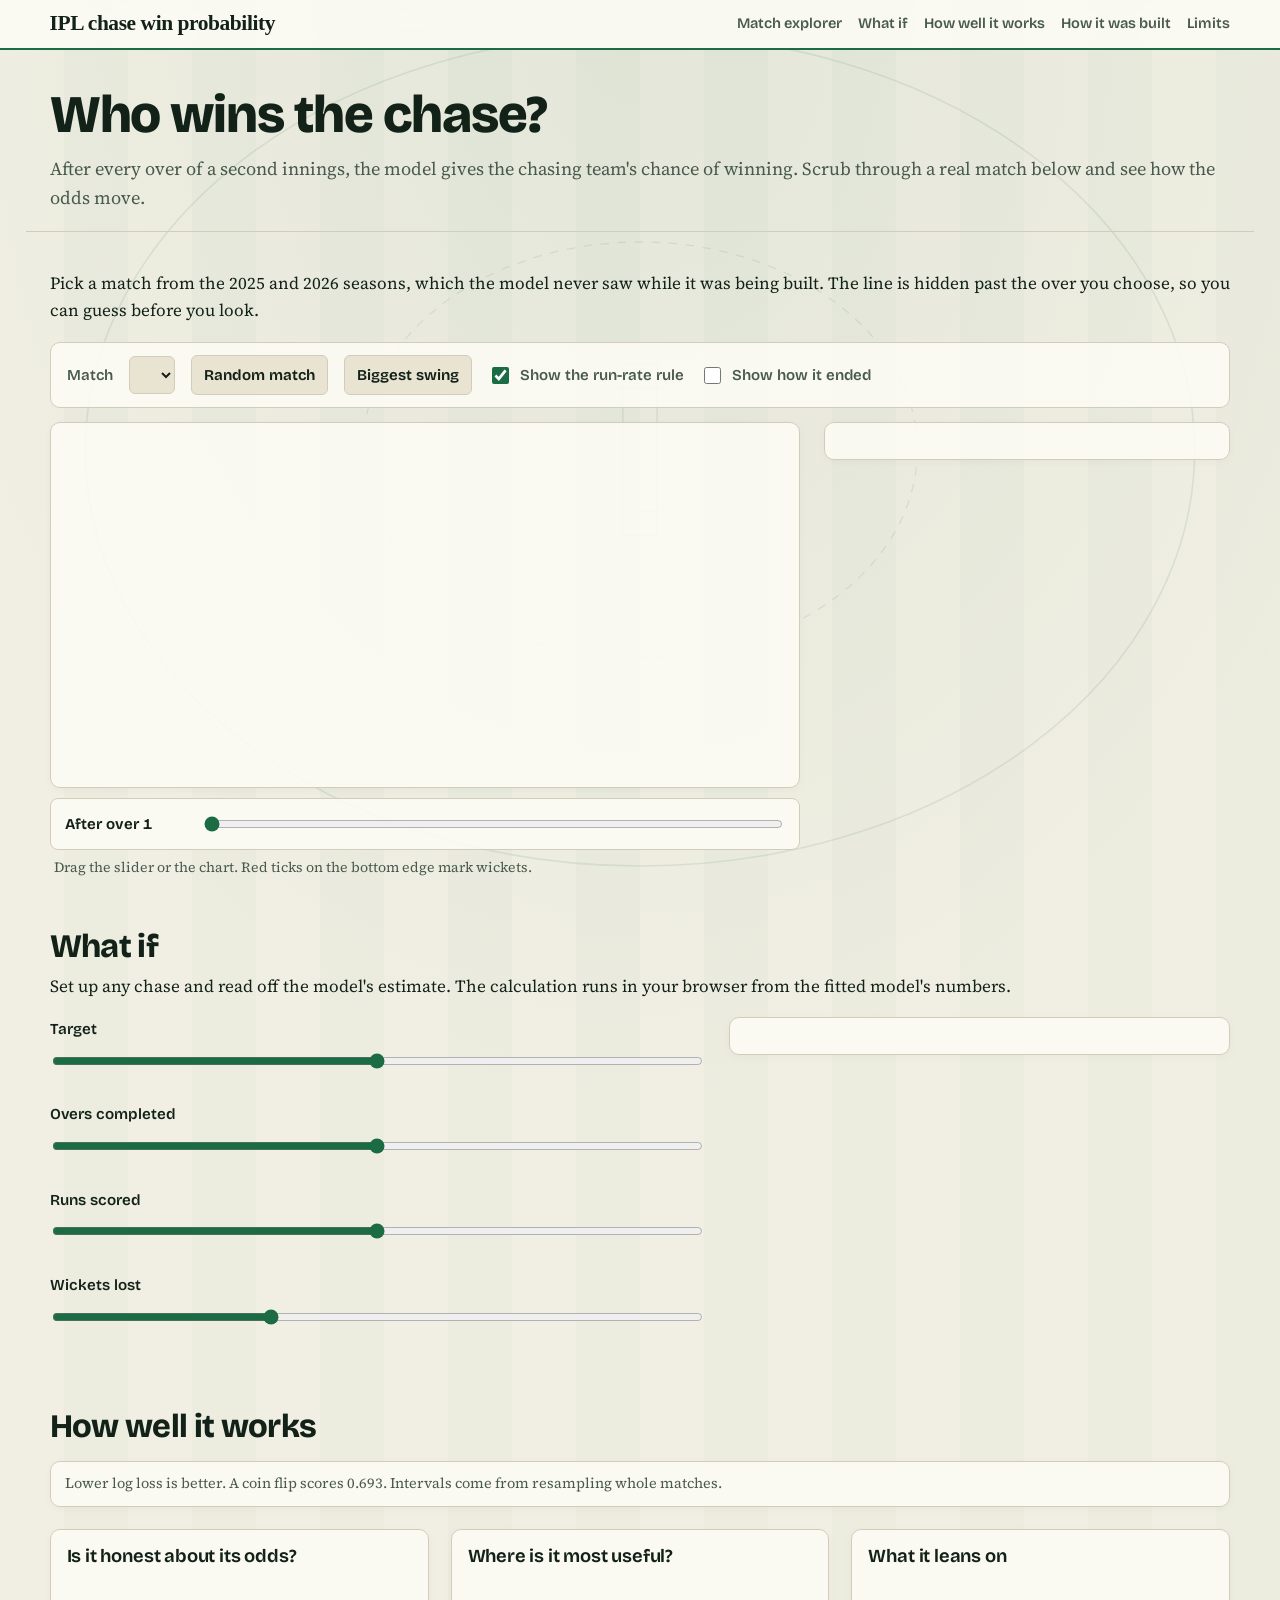
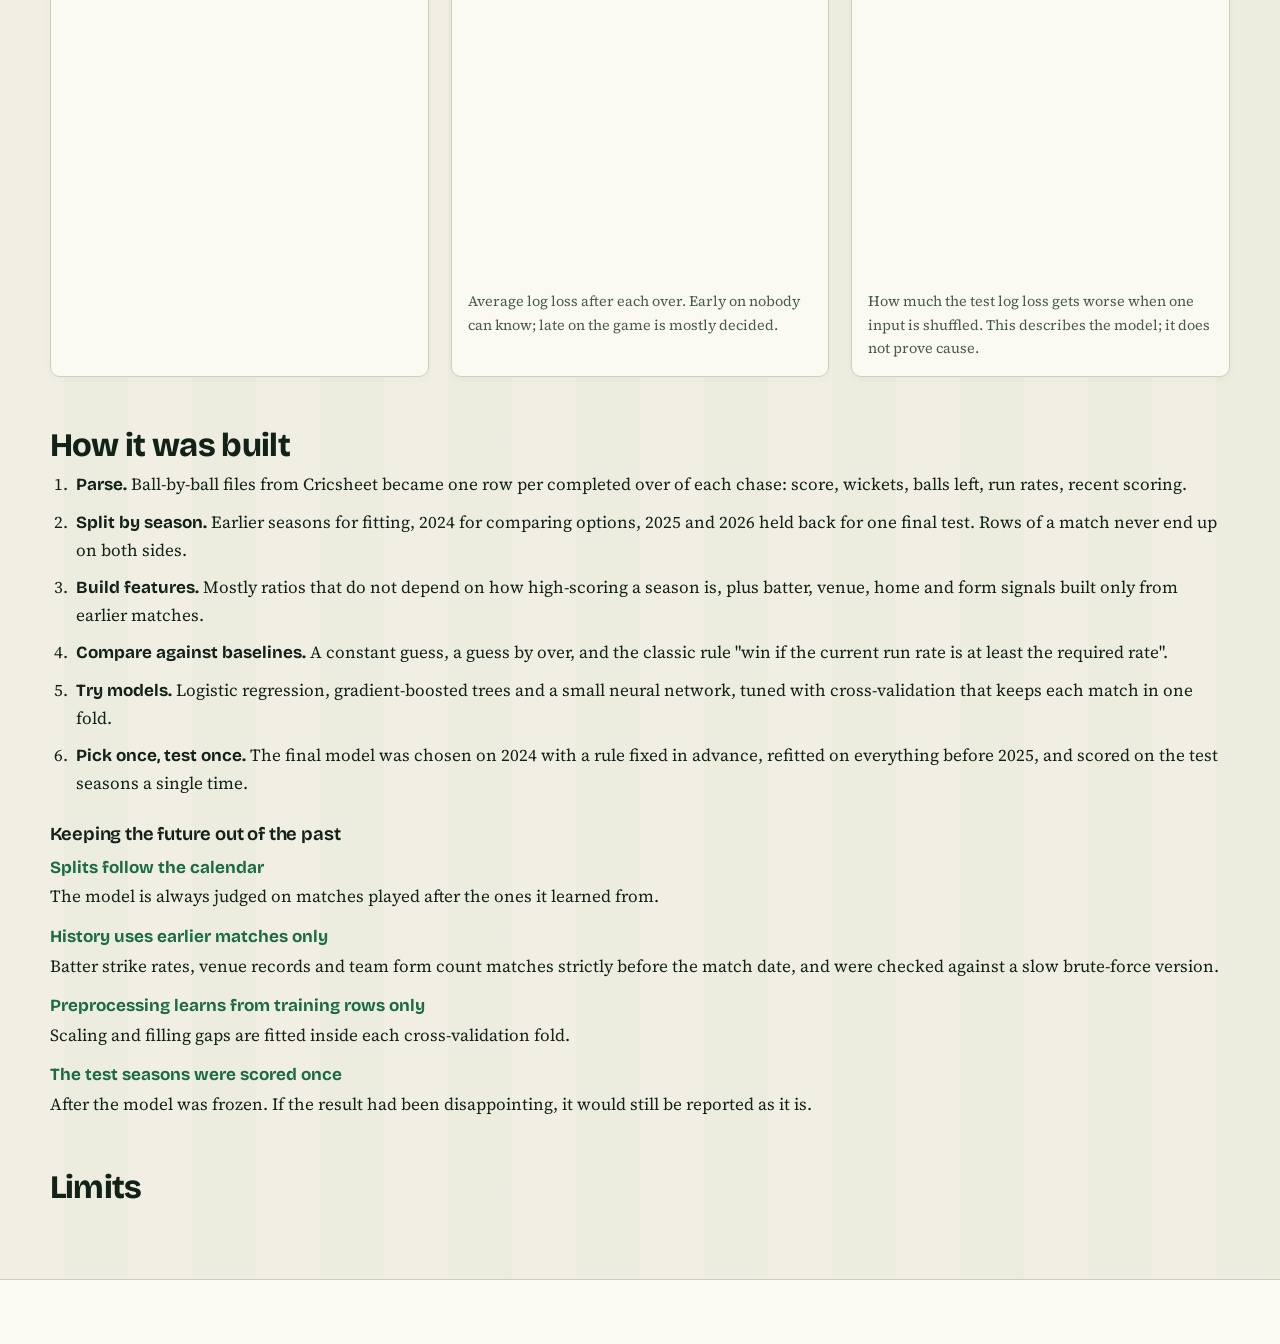
<file: site/index.html>
<!doctype html>
<html lang="en">
<head>
<meta charset="utf-8">
<meta name="viewport" content="width=device-width, initial-scale=1">
<title>IPL chase win probability</title>
<meta name="description" content="A model that estimates, over by over, the chance that the chasing team wins an IPL match. Explore real matches, try your own scenario, and see how well it works.">
<link rel="preconnect" href="https://fonts.googleapis.com">
<link rel="preconnect" href="https://fonts.gstatic.com" crossorigin>
<link href="https://fonts.googleapis.com/css2?family=Bricolage+Grotesque:opsz,wght@12..96,500;12..96,650;12..96,700;12..96,800&family=Source+Serif+4:ital,opsz,wght@0,8..60,400;0,8..60,600;1,8..60,400&display=swap" rel="stylesheet">
<link rel="stylesheet" href="style.css">
</head>
<body>

<header class="bar">
  <div class="wrap">
    <b>IPL chase win probability</b>
    <nav aria-label="Sections">
      <a href="#explorer">Match explorer</a>
      <a href="#whatif">What if</a>
      <a href="#results">How well it works</a>
      <a href="#method">How it was built</a>
      <a href="#limits">Limits</a>
    </nav>
  </div>
</header>

<main>
<div class="wrap hero">
  <h1>Who wins the chase?</h1>
  <p class="lede" id="lede">After every over of a second innings, the model gives the chasing team's chance of winning. Scrub through a real match below and see how the odds move.</p>
</div>

<section id="explorer" aria-label="Match explorer">
  <div class="wrap">
    <p class="intro" id="explorer-intro">Pick a match from the 2025 and 2026 seasons, which the model never saw while it was being built. The line is hidden past the over you choose, so you can guess before you look.</p>
    <div id="app-error" class="err" hidden></div>
    <div class="explorer" id="explorer-box">
      <div class="controls">
        <label for="match-select">Match</label>
        <select id="match-select"></select>
        <button type="button" id="btn-random">Random match</button>
        <button type="button" id="btn-swing">Biggest swing</button>
        <label class="check"><input type="checkbox" id="chk-rule" checked> Show the run-rate rule</label>
        <label class="check"><input type="checkbox" id="chk-reveal"> Show how it ended</label>
      </div>
      <div class="match-title" id="match-title"></div>
      <div class="match-sub" id="match-sub"></div>
      <div class="stage">
        <div>
          <div class="chart-box"><svg id="worm" role="img" aria-label="Win probability by over" viewBox="0 0 760 360"></svg></div>
          <div class="slider-row">
            <span id="slider-label">After over 1</span>
            <input type="range" id="over-slider" min="1" max="19" value="1" aria-label="Overs completed">
          </div>
          <p class="hint">Drag the slider or the chart. Red ticks on the bottom edge mark wickets.</p>
        </div>
        <div class="state" aria-live="polite" id="state"></div>
      </div>
    </div>
  </div>
</section>

<section id="whatif" aria-labelledby="whatif-h">
  <div class="wrap">
    <h2 id="whatif-h">What if</h2>
    <p class="intro">Set up any chase and read off the model's estimate. The calculation runs in your browser from the fitted model's numbers.</p>
    <div class="whatif">
      <div id="wi-controls">
        <div class="field"><div class="row"><label for="wi-target">Target</label><output id="o-target"></output></div><input type="range" id="wi-target"></div>
        <div class="field"><div class="row"><label for="wi-over">Overs completed</label><output id="o-over"></output></div><input type="range" id="wi-over" min="1" max="19" value="10"></div>
        <div class="field"><div class="row"><label for="wi-runs">Runs scored</label><output id="o-runs"></output></div><input type="range" id="wi-runs"></div>
        <div class="field"><div class="row"><label for="wi-wkts">Wickets lost</label><output id="o-wkts"></output></div><input type="range" id="wi-wkts" min="0" max="9" value="3"></div>
        <p class="note" id="wi-note"></p>
      </div>
      <div class="state" aria-live="polite" id="wi-out"></div>
    </div>
  </div>
</section>

<section id="results" aria-labelledby="results-h">
  <div class="wrap">
    <h2 id="results-h">How well it works</h2>
    <p id="results-intro"></p>
    <div class="table-scroll"><table id="results-table"><caption class="note" style="text-align:left;padding:10px 14px;caption-side:bottom">Lower log loss is better. A coin flip scores 0.693. Intervals come from resampling whole matches.</caption></table></div>
    <p id="results-read" style="margin-top:18px"></p>
    <div class="charts">
      <figure><h3>Is it honest about its odds?</h3><svg id="cal" role="img" viewBox="0 0 380 340" aria-label="Calibration chart"></svg>
        <figcaption id="cal-cap"></figcaption></figure>
      <figure><h3>Where is it most useful?</h3><svg id="byover" role="img" viewBox="0 0 380 340" aria-label="Log loss by over"></svg>
        <figcaption>Average log loss after each over. Early on nobody can know; late on the game is mostly decided.</figcaption></figure>
      <figure><h3>What it leans on</h3><svg id="imp" role="img" viewBox="0 0 380 340" aria-label="Feature importance"></svg>
        <figcaption>How much the test log loss gets worse when one input is shuffled. This describes the model; it does not prove cause.</figcaption></figure>
    </div>
  </div>
</section>

<section id="method" aria-labelledby="method-h">
  <div class="wrap">
    <h2 id="method-h">How it was built</h2>
    <ol class="steps">
      <li><b>Parse.</b> Ball-by-ball files from Cricsheet became one row per completed over of each chase: score, wickets, balls left, run rates, recent scoring.</li>
      <li><b>Split by season.</b> Earlier seasons for fitting, 2024 for comparing options, 2025 and 2026 held back for one final test. Rows of a match never end up on both sides.</li>
      <li><b>Build features.</b> Mostly ratios that do not depend on how high-scoring a season is, plus batter, venue, home and form signals built only from earlier matches.</li>
      <li><b>Compare against baselines.</b> A constant guess, a guess by over, and the classic rule "win if the current run rate is at least the required rate".</li>
      <li><b>Try models.</b> Logistic regression, gradient-boosted trees and a small neural network, tuned with cross-validation that keeps each match in one fold.</li>
      <li><b>Pick once, test once.</b> The final model was chosen on 2024 with a rule fixed in advance, refitted on everything before 2025, and scored on the test seasons a single time.</li>
    </ol>
    <h3 style="margin-top:26px">Keeping the future out of the past</h3>
    <dl class="plain">
      <dt>Splits follow the calendar</dt><dd>The model is always judged on matches played after the ones it learned from.</dd>
      <dt>History uses earlier matches only</dt><dd>Batter strike rates, venue records and team form count matches strictly before the match date, and were checked against a slow brute-force version.</dd>
      <dt>Preprocessing learns from training rows only</dt><dd>Scaling and filling gaps are fitted inside each cross-validation fold.</dd>
      <dt>The test seasons were scored once</dt><dd>After the model was frozen. If the result had been disappointing, it would still be reported as it is.</dd>
    </dl>
  </div>
</section>

<section id="limits" aria-labelledby="limits-h">
  <div class="wrap">
    <h2 id="limits-h">Limits</h2>
    <ul class="tight" id="limits-list"></ul>
  </div>
</section>
</main>

<footer>
  <div class="wrap" id="footer"></div>
</footer>

<script src="app.js"></script>
</body>
</html>
</file>
<file: site/style.css>
/* Day Match (Light Theme — sunlit turf, pitch parchment & red cherry seam) */
:root, :root[data-theme="light"] {
  --chalk: #f1efe3;
  --paper: rgba(251, 250, 244, 0.92);
  --pitch: #e9e4d2;
  --ink: #132219;
  --ink-soft: #48594e;
  --line: #d2cdba;
  --outfield: #1b6b45;
  --dusk: #2b4c7e;
  --ball: #b82921;
  --grid: #e2decb;
  --focus: #1b6b45;
  --turf-stripe: rgba(27, 107, 69, 0.022);
  --turf-glow: rgba(27, 107, 69, 0.065);
  --field-lines: rgba(27, 107, 69, 0.055);
  --chaser-color: #1b6b45;
  --bowler-color: #2b4c7e;
  --live-chaser-color: #1b6b45;
  --live-bowler-color: #2b4c7e;
  --display: "Bricolage Grotesque", "Avenir Next", "Segoe UI", system-ui, sans-serif;
  --text: "Source Serif 4", "Iowan Old Style", Georgia, serif;
}

/* Night Match (Dark Theme — floodlit stadium sky, night turf & white ball) */
@media (prefers-color-scheme: dark) {
  :root:not([data-theme="light"]) {
    --chalk: #0a1219;
    --paper: rgba(18, 30, 43, 0.90);
    --pitch: #162535;
    --ink: #edf2ee;
    --ink-soft: #96a8b8;
    --line: #233548;
    --outfield: #3ec486;
    --dusk: #5c98e8;
    --ball: #ff6252;
    --grid: #1a293a;
    --focus: #3ec486;
    --turf-stripe: rgba(62, 196, 134, 0.018);
    --turf-glow: rgba(92, 152, 232, 0.08);
    --field-lines: rgba(62, 196, 134, 0.05);
    --chaser-color: #3ec486;
    --bowler-color: #5c98e8;
    --live-chaser-color: #3ec486;
    --live-bowler-color: #5c98e8;
  }
}
:root[data-theme="dark"] {
  --chalk: #0a1219;
  --paper: rgba(18, 30, 43, 0.90);
  --pitch: #162535;
  --ink: #edf2ee;
  --ink-soft: #96a8b8;
  --line: #233548;
  --outfield: #3ec486;
  --dusk: #5c98e8;
  --ball: #ff6252;
  --grid: #1a293a;
  --focus: #3ec486;
  --turf-stripe: rgba(62, 196, 134, 0.018);
  --turf-glow: rgba(92, 152, 232, 0.08);
  --field-lines: rgba(62, 196, 134, 0.05);
  --chaser-color: #3ec486;
  --bowler-color: #5c98e8;
  --live-chaser-color: #3ec486;
  --live-bowler-color: #5c98e8;
}

* { box-sizing: border-box; }
html { scroll-behavior: smooth; }
body {
  margin: 0;
  background-color: var(--chalk);
  background-image:
    radial-gradient(ellipse 90% 55% at 50% 0%, var(--turf-glow), transparent 70%),
    repeating-linear-gradient(
      90deg,
      transparent 0px,
      transparent 64px,
      var(--turf-stripe) 64px,
      var(--turf-stripe) 128px
    );
  color: var(--ink);
  font-family: var(--text); font-size: 1.065rem; line-height: 1.62;
  font-variant-numeric: tabular-nums;
  position: relative;
  transition: background-color 0.2s ease, color 0.2s ease;
}

/* Minimalist fixed cricket ground geometry (boundary oval, 30-yard circle & pitch) in the background */
body::before {
  content: "";
  position: fixed;
  inset: 0;
  pointer-events: none;
  z-index: 0;
  background-image: url("data:image/svg+xml,%3Csvg xmlns='http://www.w3.org/2000/svg' viewBox='0 0 1200 900' fill='none'%3E%3Cellipse cx='600' cy='450' rx='520' ry='390' stroke='%233a7d5c' stroke-width='1.5' stroke-opacity='0.12'/%3E%3Cellipse cx='600' cy='450' rx='260' ry='195' stroke='%233a7d5c' stroke-width='1.2' stroke-dasharray='8 8' stroke-opacity='0.12'/%3E%3Crect x='584' y='370' width='32' height='160' rx='2' stroke='%233a7d5c' stroke-width='1.2' stroke-opacity='0.14'/%3E%3Cline x1='574' y1='392' x2='626' y2='392' stroke='%233a7d5c' stroke-width='1' stroke-opacity='0.14'/%3E%3Cline x1='574' y1='508' x2='626' y2='508' stroke='%233a7d5c' stroke-width='1' stroke-opacity='0.14'/%3E%3C/svg%3E");
  background-position: center center;
  background-repeat: no-repeat;
  background-size: cover;
}

header, main, footer { position: relative; z-index: 1; }

@media (prefers-reduced-motion: reduce) { html { scroll-behavior: auto; } body { transition: none; } }
a { color: inherit; text-decoration-thickness: 1px; text-underline-offset: 3px; }
a:hover { color: var(--outfield); }
:focus-visible { outline: 3px solid var(--focus); outline-offset: 3px; border-radius: 3px; }

.wrap { max-width: 1480px; width: 96%; margin: 0 auto; padding: 0 24px; }

/* top bar with subtle turf & seam border */
.bar {
  background: var(--paper);
  backdrop-filter: blur(10px);
  border-bottom: 2px solid var(--outfield);
  position: sticky; top: 0; z-index: 20;
}
.bar .wrap {
  display: flex; flex-wrap: nowrap; gap: 20px; align-items: center; justify-content: space-between;
  padding-top: 12px; padding-bottom: 12px; white-space: nowrap; overflow-x: auto;
}
.brand { display: inline-flex; align-items: center; flex-shrink: 0; }
.bar b {
  font-family: "Fraunces", Georgia, serif;
  font-weight: 800;
  font-size: 1.34rem;
  letter-spacing: -0.02em;
  white-space: nowrap;
  color: var(--ink);
  line-height: 1.1;
}
.bar nav { display: flex; flex-wrap: nowrap; gap: 16px; align-items: center; font-family: var(--display); font-size: 0.91rem; white-space: nowrap; }
.bar nav a { text-decoration: none; color: var(--ink-soft); font-weight: 600; white-space: nowrap; }
.bar nav a:hover { color: var(--ink); text-decoration: underline; }

/* Symbol-only GitHub & light / dark theme buttons */
.theme-btn,
.bar nav a.icon-btn {
  display: inline-flex; align-items: center; justify-content: center;
  width: 32px; height: 32px; min-height: 32px; padding: 0; border-radius: 50%;
  background: var(--pitch); border: 1px solid var(--line); color: var(--ink);
  transition: transform 0.15s ease, border-color 0.15s ease;
  text-decoration: none; flex-shrink: 0;
}
.theme-btn svg,
.bar nav a.icon-btn svg { width: 15px; height: 15px; flex-shrink: 0; }
.theme-btn:hover,
.bar nav a.icon-btn:hover { transform: scale(1.05); border-color: var(--outfield); text-decoration: none; }
.theme-btn .icon-moon { display: none; }
:root[data-theme="dark"] .theme-btn .icon-sun { display: none; }
:root[data-theme="dark"] .theme-btn .icon-moon { display: block; color: #5c98e8; }
:root:not([data-theme="dark"]) .theme-btn .icon-sun { color: #c98600; }

/* headings, section headers & full-width text blocks */
h1, h2, h3 { font-family: var(--display); line-height: 1.1; letter-spacing: -0.02em; margin: 0; }
h1 { font-weight: 800; font-size: clamp(2.2rem, 5vw, 3.3rem); margin-top: 4px; }
h2 { font-weight: 750; font-size: clamp(1.55rem, 3.2vw, 2.05rem); margin-top: 2px; margin-bottom: 8px; }
h3 { font-weight: 650; font-size: 1.15rem; letter-spacing: -0.01em; margin-bottom: 10px; }
p { margin: 0 0 1em; width: 100%; max-width: none; }
.lede { font-size: 1.14rem; color: var(--ink-soft); width: 100%; max-width: none; margin-top: 10px; margin-bottom: 0; }

.kicker {
  display: inline-block;
  font-family: var(--display);
  font-size: 0.78rem;
  font-weight: 700;
  text-transform: uppercase;
  letter-spacing: 0.08em;
  color: var(--outfield);
}

.hero {
  padding-top: 32px;
  padding-bottom: 18px;
  border-bottom: 1px solid var(--line);
}
section {
  padding: 38px 0 10px;
}
.section-head {
  margin-bottom: 18px;
}
.section-head p.intro {
  color: var(--ink-soft);
  margin-bottom: 0;
}

.card-panel {
  background: var(--paper);
  border: 1px solid var(--line);
  border-radius: 10px;
  padding: 20px 22px;
  box-shadow: 0 2px 10px rgba(0, 0, 0, 0.03);
}

/* explorer & inputs */
.explorer { margin-top: 14px; }
.controls {
  display: flex; flex-wrap: wrap; gap: 10px 16px; align-items: center;
  background: var(--paper); border: 1px solid var(--line); border-radius: 10px;
  padding: 12px 16px; margin-bottom: 14px;
}
.controls label { font-family: var(--display); font-size: 0.94rem; color: var(--ink-soft); font-weight: 600; }
select, button, input[type="number"], input[type="text"] {
  font: inherit; font-family: var(--display); font-size: 0.94rem; color: var(--ink);
  background: var(--pitch); border: 1px solid var(--line); border-radius: 6px; padding: 7px 12px; min-height: 38px;
}
select { max-width: 100%; }
button { cursor: pointer; font-weight: 650; }
button:hover:not(:disabled) { border-color: var(--ink-soft); }
button:disabled { opacity: 0.5; cursor: not-allowed; }
.btn-primary {
  background: var(--live-chaser-color, var(--outfield)); color: #fff; border-color: var(--live-chaser-color, var(--outfield));
  text-shadow: 0 1px 2px rgba(0, 0, 0, 0.25);
}
.btn-primary:hover:not(:disabled) { filter: brightness(1.08); border-color: var(--live-chaser-color, var(--outfield)); }
.btn-danger { color: var(--ball); }
.check { display: inline-flex; gap: 8px; align-items: center; min-height: 38px; font-family: var(--display); font-size: 0.94rem; }
.check input { width: 17px; height: 17px; accent-color: var(--outfield); }

.match-title {
  font-family: var(--display); font-size: 1.2rem; font-weight: 700; margin: 8px 0 2px;
}
.team-name {
  font-family: var(--display);
  font-weight: 800;
}
.match-sub { color: var(--ink-soft); font-size: 0.94rem; margin-bottom: 14px; }

.stage { display: grid; grid-template-columns: minmax(0, 1.85fr) minmax(280px, 1fr); gap: 24px; align-items: start; }
@media (max-width: 860px) { .stage { grid-template-columns: 1fr; gap: 18px; } }
.chart-box {
  background: var(--paper); border: 1px solid var(--line); border-radius: 10px; padding: 12px 12px 8px;
  touch-action: pan-y; box-shadow: 0 2px 10px rgba(0, 0, 0, 0.03);
}
svg { display: block; width: 100%; height: auto; }
svg text { font-family: var(--display); fill: var(--ink-soft); font-size: 12px; }
.slider-row {
  display: flex; align-items: center; gap: 14px; margin: 10px 0 4px;
  background: var(--paper); border: 1px solid var(--line); border-radius: 8px; padding: 6px 14px;
}
.slider-row span { font-family: var(--display); font-size: 0.94rem; font-weight: 650; min-width: 8.2em; }
input[type="range"] { flex: 1; min-height: 34px; accent-color: var(--chaser-color, var(--ball)); background: transparent; }
.hint { font-size: 0.88rem; color: var(--ink-soft); margin: 6px 4px 0; }

.state {
  background: var(--paper); border: 1px solid var(--line); border-radius: 10px;
  padding: 18px 20px; box-shadow: 0 2px 10px rgba(0, 0, 0, 0.03);
}
.state .over { font-family: var(--display); color: var(--ink-soft); font-weight: 650; font-size: 0.95rem; }
.big {
  font-family: var(--display); font-weight: 800; font-size: clamp(3.4rem, 9vw, 5.1rem);
  line-height: 1; letter-spacing: -0.03em; margin: 6px 0 2px;
  color: var(--chaser-color, var(--ink));
}
#live-state .big { color: var(--live-chaser-color, var(--ink)); }
.big small { font-size: 0.4em; font-weight: 600; letter-spacing: 0; }
.big-cap { color: var(--ink-soft); margin-bottom: 12px; font-family: var(--display); font-size: 0.95rem; }
.split {
  height: 14px; border-radius: 999px; background: var(--bowler-color, var(--dusk));
  overflow: hidden; margin-bottom: 18px; box-shadow: inset 0 1px 2px rgba(0, 0, 0, 0.15);
}
.split i { display: block; height: 100%; background: var(--chaser-color, var(--outfield)); transition: width 0.18s ease; }
#live-state .split { background: var(--live-bowler-color, var(--dusk)); }
#live-state .split i { background: var(--live-chaser-color, var(--outfield)); }
.state dl { margin: 0; display: grid; grid-template-columns: auto 1fr; gap: 6px 14px; font-size: 0.95rem; }
.state dt { color: var(--ink-soft); font-family: var(--display); font-size: 0.88rem; font-weight: 600; }
.state dd { margin: 0; }
.result { margin-top: 14px; padding: 10px 12px; border-left: 4px solid var(--chaser-color, var(--ball)); background: var(--pitch); border-radius: 0 6px 6px 0; }

/* live match tracker */
.live-stage {
  grid-template-columns: minmax(0, 1.45fr) minmax(390px, 1fr);
}
@media (max-width: 1020px) {
  .live-stage { grid-template-columns: 1fr; }
}
.live-stats-heading {
  margin-bottom: 10px;
}
.live-stat-groups {
  display: grid;
  grid-template-columns: 1fr;
  gap: 12px;
}
.live-stat-card {
  background: var(--pitch);
  border: 1px solid var(--line);
  border-radius: 8px;
  padding: 10px 14px;
}
.live-stat-head {
  font-family: var(--display);
  font-weight: 750;
  font-size: 0.76rem;
  text-transform: uppercase;
  letter-spacing: 0.06em;
  color: var(--outfield);
  margin-bottom: 4px;
  padding-bottom: 4px;
  border-bottom: 1px solid var(--line);
}
.live-stat-dl {
  margin: 0 !important;
  display: flex !important;
  flex-direction: column;
  gap: 0 !important;
}
.live-stat-row {
  display: flex;
  justify-content: space-between;
  align-items: baseline;
  gap: 14px;
  padding: 6px 0;
  border-bottom: 1px dashed color-mix(in srgb, var(--line) 75%, transparent);
}
.live-stat-row:last-child {
  border-bottom: 0;
  padding-bottom: 2px;
}
.live-stat-row dt {
  flex-shrink: 0;
  color: var(--ink-soft);
  font-family: var(--display);
  font-size: 0.85rem;
  font-weight: 650;
}
.live-stat-row dd {
  margin: 0;
  text-align: right;
  font-family: var(--display);
  font-size: 0.89rem;
  line-height: 1.35;
  color: var(--ink);
  display: flex;
  flex-wrap: wrap;
  justify-content: flex-end;
  align-items: center;
  gap: 4px 6px;
}
.live-stat-row .stat-main {
  font-weight: 650;
  color: var(--ink);
}
.live-stat-row .stat-sub {
  font-weight: 500;
  color: var(--ink-soft);
}
.live-stat-row .stat-dot {
  color: var(--outfield);
  font-weight: 800;
  padding: 0 2px;
}

.live-setup {
  background: var(--paper); border: 1px solid var(--line); border-radius: 10px;
  padding: 14px 18px; margin: 14px 0 20px; box-shadow: 0 2px 10px rgba(0, 0, 0, 0.03);
}
.live-setup summary {
  font-family: var(--display); font-weight: 700; font-size: 1.05rem; cursor: pointer;
  user-select: none; padding: 2px 0;
}
.setup-body { margin-top: 14px; }
.squads-split {
  display: grid; grid-template-columns: repeat(2, minmax(0, 1fr)); gap: 20px; margin-top: 12px;
}
@media (max-width: 860px) {
  .squads-split { grid-template-columns: 1fr; gap: 16px; }
}
.squad-heading {
  font-family: var(--display); font-weight: 700; font-size: 0.96rem; margin: 0 0 8px;
}
.xi-grid {
  display: grid; grid-template-columns: repeat(auto-fill, minmax(240px, 1fr));
  gap: 7px 10px;
}
.xi-slot {
  display: grid; grid-template-columns: 32px minmax(0, 1fr) auto; gap: 6px; align-items: center;
  background: var(--pitch); padding: 5px 8px; border-radius: 6px; border: 1px solid var(--line);
}
.xi-slot .slot-num {
  font-family: var(--display); font-weight: 700; font-size: 0.82rem; color: var(--ink-soft); text-align: center;
}
.xi-slot input[type="text"], .xi-slot select {
  min-height: 32px; padding: 3px 6px; font-size: 0.88rem; width: 100%; background: var(--paper);
}
.xi-slot .sr-tag {
  font-family: var(--display); font-size: 0.78rem; color: var(--ink-soft); white-space: nowrap;
}
.live-entry-card {
  background: var(--paper); border: 1px solid var(--line); border-radius: 10px; padding: 18px;
  box-shadow: 0 2px 10px rgba(0, 0, 0, 0.03);
}
.live-entry-head {
  display: flex; justify-content: space-between; align-items: center; gap: 12px; margin-bottom: 12px;
}
.live-entry-actions {
  display: flex; align-items: center; gap: 8px; flex-wrap: nowrap;
}
.live-form-grid {
  display: grid; grid-template-columns: repeat(4, minmax(0, 1fr)); gap: 12px; align-items: start;
}
@media (max-width: 680px) {
  .live-form-grid { grid-template-columns: repeat(2, minmax(0, 1fr)); }
}
.form-item { display: flex; flex-direction: column; gap: 4px; }
.form-item label { font-family: var(--display); font-size: 0.86rem; font-weight: 600; color: var(--ink-soft); }
.form-item select,
.form-item input[type="number"],
.form-item button {
  height: 38px;
  min-height: 38px;
  line-height: 1.2;
  white-space: nowrap;
}
.form-item.span-2 { grid-column: span 2; }
.form-item.span-4 { grid-column: 1 / -1; }
.bat-row { display: flex; align-items: center; gap: 8px; }
.bat-row input[type="number"] { flex: 1; min-width: 72px; }
.bat-row select { flex: 1; min-width: 0; }
.inline-lbl { font-size: 0.82rem; white-space: nowrap; }
.impact-row { display: flex; flex-direction: row; flex-wrap: wrap; gap: 8px 16px; align-items: center; }
.live-submit-row {
  display: flex; flex-wrap: wrap; align-items: center; gap: 14px; margin-top: 14px;
}
.live-submit-row .note { margin: 0; width: auto; }

/* scenario simulator */
.whatif { display: grid; grid-template-columns: minmax(0, 1.3fr) minmax(280px, 1fr); gap: 28px; align-items: start; margin-top: 14px; }
@media (max-width: 860px) { .whatif { grid-template-columns: 1fr; gap: 20px; } }
.field { margin-bottom: 16px; }
.field .row { display: flex; justify-content: space-between; font-family: var(--display); font-weight: 600; font-size: 0.95rem; }
.field output { font-weight: 750; color: var(--outfield); }
.field input[type="range"] { width: 100%; }
.note { font-size: 0.9rem; color: var(--ink-soft); margin-bottom: 0; }

/* results & tables */
.table-scroll {
  overflow-x: auto; border: 1px solid var(--line); border-radius: 10px;
  background: var(--paper); box-shadow: 0 2px 10px rgba(0, 0, 0, 0.03);
}
table { border-collapse: collapse; width: 100%; font-size: 0.94rem; min-width: 0; }
th, td { text-align: right; padding: 10px 12px; border-bottom: 1px solid var(--line); white-space: nowrap; }
th:first-child, td:first-child { text-align: left; white-space: nowrap; }
thead th { font-family: var(--display); font-weight: 650; font-size: 0.88rem; color: var(--ink-soft); background: var(--pitch); }
tbody tr:last-child td { border-bottom: 0; }
tr.final td { font-weight: 700; background: color-mix(in srgb, var(--outfield) 12%, var(--paper)); }
.callout-text {
  margin-top: 16px;
  background: var(--paper);
  border: 1px solid var(--line);
  border-left: 4px solid var(--outfield);
  border-radius: 8px;
  padding: 12px 16px;
}
.charts { display: grid; grid-template-columns: repeat(auto-fit, minmax(310px, 1fr)); gap: 22px; margin-top: 22px; }
.charts figure {
  margin: 0; background: var(--paper); border: 1px solid var(--line); border-radius: 10px;
  padding: 16px; box-shadow: 0 2px 10px rgba(0, 0, 0, 0.03);
}
.charts figcaption { font-size: 0.9rem; color: var(--ink-soft); margin-top: 8px; }
.charts h3 { margin-bottom: 8px; }

/* methodology & limitations structured cards */
.method-grid {
  display: grid;
  grid-template-columns: repeat(2, minmax(0, 1fr));
  gap: 24px;
}
@media (max-width: 860px) {
  .method-grid { grid-template-columns: 1fr; }
}
ol.steps { padding-left: 1.3em; margin: 0; width: 100%; max-width: none; }
ol.steps li { margin-bottom: 10px; padding-left: 4px; }
ol.steps li:last-child { margin-bottom: 0; }
ol.steps b, dt b { font-family: var(--display); }
dl.plain { margin: 0; width: 100%; max-width: none; }
dl.plain dt { font-family: var(--display); font-weight: 700; margin-top: 12px; color: var(--outfield); }
dl.plain dt:first-child { margin-top: 0; }
dl.plain dd { margin: 2px 0 0; width: 100%; max-width: none; }

ul.tight { padding-left: 1.2em; margin: 0; width: 100%; max-width: none; }
.limits-grid {
  display: grid;
  grid-template-columns: repeat(2, minmax(0, 1fr));
  gap: 10px 32px;
}
@media (max-width: 760px) {
  .limits-grid { grid-template-columns: 1fr; }
}
ul.tight li { margin-bottom: 4px; }

footer {
  margin-top: 56px; border-top: 1px solid var(--line); background: var(--paper);
  padding: 24px 0 40px; color: var(--ink-soft); font-size: 0.94rem;
}
.err { padding: 14px; border: 1px solid var(--ball); border-radius: 8px; background: var(--paper); }
.whatif input[type="range"] { accent-color: var(--outfield); }

/* Hero meta links & summary grid */
.hero-links {
  display: flex; flex-wrap: wrap; gap: 10px 16px; align-items: center; margin-top: 16px;
  font-family: var(--display); font-size: 0.92rem;
}
.pill-link {
  display: inline-flex; align-items: center; gap: 6px;
  padding: 6px 13px; border-radius: 999px;
  background: var(--pitch); border: 1px solid var(--line);
  font-weight: 650; text-decoration: none; color: var(--ink);
  transition: border-color 0.15s ease, background-color 0.15s ease;
}
.pill-link:hover {
  border-color: var(--outfield); color: var(--outfield); text-decoration: none;
}
.pill-link.primary-pill {
  background: var(--outfield); color: #fff; border-color: var(--outfield);
}
.pill-link.primary-pill:hover {
  filter: brightness(1.08); color: #fff;
}

.grid-3 {
  display: grid;
  grid-template-columns: repeat(3, minmax(0, 1fr));
  gap: 20px;
  margin-top: 16px;
}
@media (max-width: 960px) {
  .grid-3 { grid-template-columns: 1fr; }
}

.stat-chips {
  display: grid;
  grid-template-columns: repeat(auto-fit, minmax(150px, 1fr));
  gap: 12px;
  margin: 14px 0 18px;
}
.stat-chip {
  background: var(--pitch);
  border: 1px solid var(--line);
  border-radius: 8px;
  padding: 10px 14px;
}
.stat-chip .chip-val {
  font-family: var(--display);
  font-weight: 800;
  font-size: 1.35rem;
  color: var(--outfield);
  line-height: 1.15;
}
.stat-chip .chip-lbl {
  font-family: var(--display);
  font-size: 0.82rem;
  color: var(--ink-soft);
  margin-top: 2px;
}

.compact-table {
  min-width: 0;
  width: 100%;
  font-size: 0.89rem;
}
.compact-table th, .compact-table td {
  padding: 8px 9px;
}
.method-grid .compact-table {
  font-size: 0.86rem;
}
.method-grid .compact-table th, .method-grid .compact-table td {
  padding: 8px 7px;
}
.wrap-cell {
  white-space: normal !important;
  text-align: left !important;
  min-width: 0;
  max-width: none;
}
.badge-selected {
  display: inline-block;
  font-family: var(--display);
  font-size: 0.75rem;
  font-weight: 700;
  text-transform: uppercase;
  letter-spacing: 0.04em;
  padding: 2px 7px;
  border-radius: 4px;
  background: var(--outfield);
  color: #fff;
  margin-left: 6px;
}
.badge-live {
  display: inline-block;
  font-family: var(--display);
  font-size: 0.75rem;
  font-weight: 700;
  text-transform: uppercase;
  letter-spacing: 0.04em;
  padding: 2px 7px;
  border-radius: 4px;
  background: var(--dusk);
  color: #fff;
  margin-left: 6px;
}
.btn-jump {
  font-family: var(--display);
  font-size: 0.82rem;
  font-weight: 650;
  padding: 4px 10px;
  min-height: 28px;
  border-radius: 5px;
  background: var(--pitch);
  border: 1px solid var(--line);
  color: var(--outfield);
}
.btn-jump:hover {
  border-color: var(--outfield);
  background: var(--paper);
}
.sub-heading {
  font-family: var(--display);
  font-weight: 750;
  font-size: 1.25rem;
  margin: 28px 0 8px;
}
.code-tag {
  font-family: ui-monospace, SFMono-Regular, Menlo, Consolas, monospace;
  font-size: 0.86em;
  background: var(--pitch);
  padding: 1px 5px;
  border-radius: 4px;
  border: 1px solid var(--line);
}

/* Real-time exact linear Shapley feature attribution bars */
.attrib-box {
  margin-top: 14px;
  padding: 10px 12px;
  background: var(--pitch);
  border: 1px solid var(--line);
  border-radius: 8px;
}
.attrib-head {
  display: flex;
  justify-content: space-between;
  align-items: baseline;
  gap: 8px;
  margin-bottom: 8px;
  padding-bottom: 4px;
  border-bottom: 1px solid var(--line);
}
.attrib-title {
  font-family: var(--display);
  font-weight: 750;
  font-size: 0.78rem;
  text-transform: uppercase;
  letter-spacing: 0.05em;
  color: var(--ink);
}
.attrib-sub {
  font-family: var(--display);
  font-size: 0.74rem;
  color: var(--ink-soft);
}
.attrib-row {
  display: grid;
  grid-template-columns: minmax(110px, 1.25fr) minmax(85px, 1.1fr) 44px;
  align-items: center;
  gap: 8px;
  padding: 3px 0;
}
.attrib-lbl {
  font-family: var(--display);
  font-size: 0.81rem;
  font-weight: 600;
  color: var(--ink-soft);
  white-space: nowrap;
  overflow: hidden;
  text-overflow: ellipsis;
}
.attrib-track {
  position: relative;
  height: 10px;
  background: color-mix(in srgb, var(--line) 55%, var(--paper));
  border-radius: 999px;
  overflow: hidden;
}
.attrib-zero {
  position: absolute;
  left: 50%;
  top: 0;
  bottom: 0;
  width: 1px;
  background: var(--ink-soft);
  opacity: 0.55;
  z-index: 2;
}
.attrib-bar {
  position: absolute;
  top: 1px;
  bottom: 1px;
  border-radius: 2px;
  transition: width 0.16s ease, left 0.16s ease;
}
.attrib-val {
  font-family: ui-monospace, SFMono-Regular, Menlo, Consolas, monospace;
  font-size: 0.78rem;
  font-weight: 700;
  text-align: right;
}
</file>
